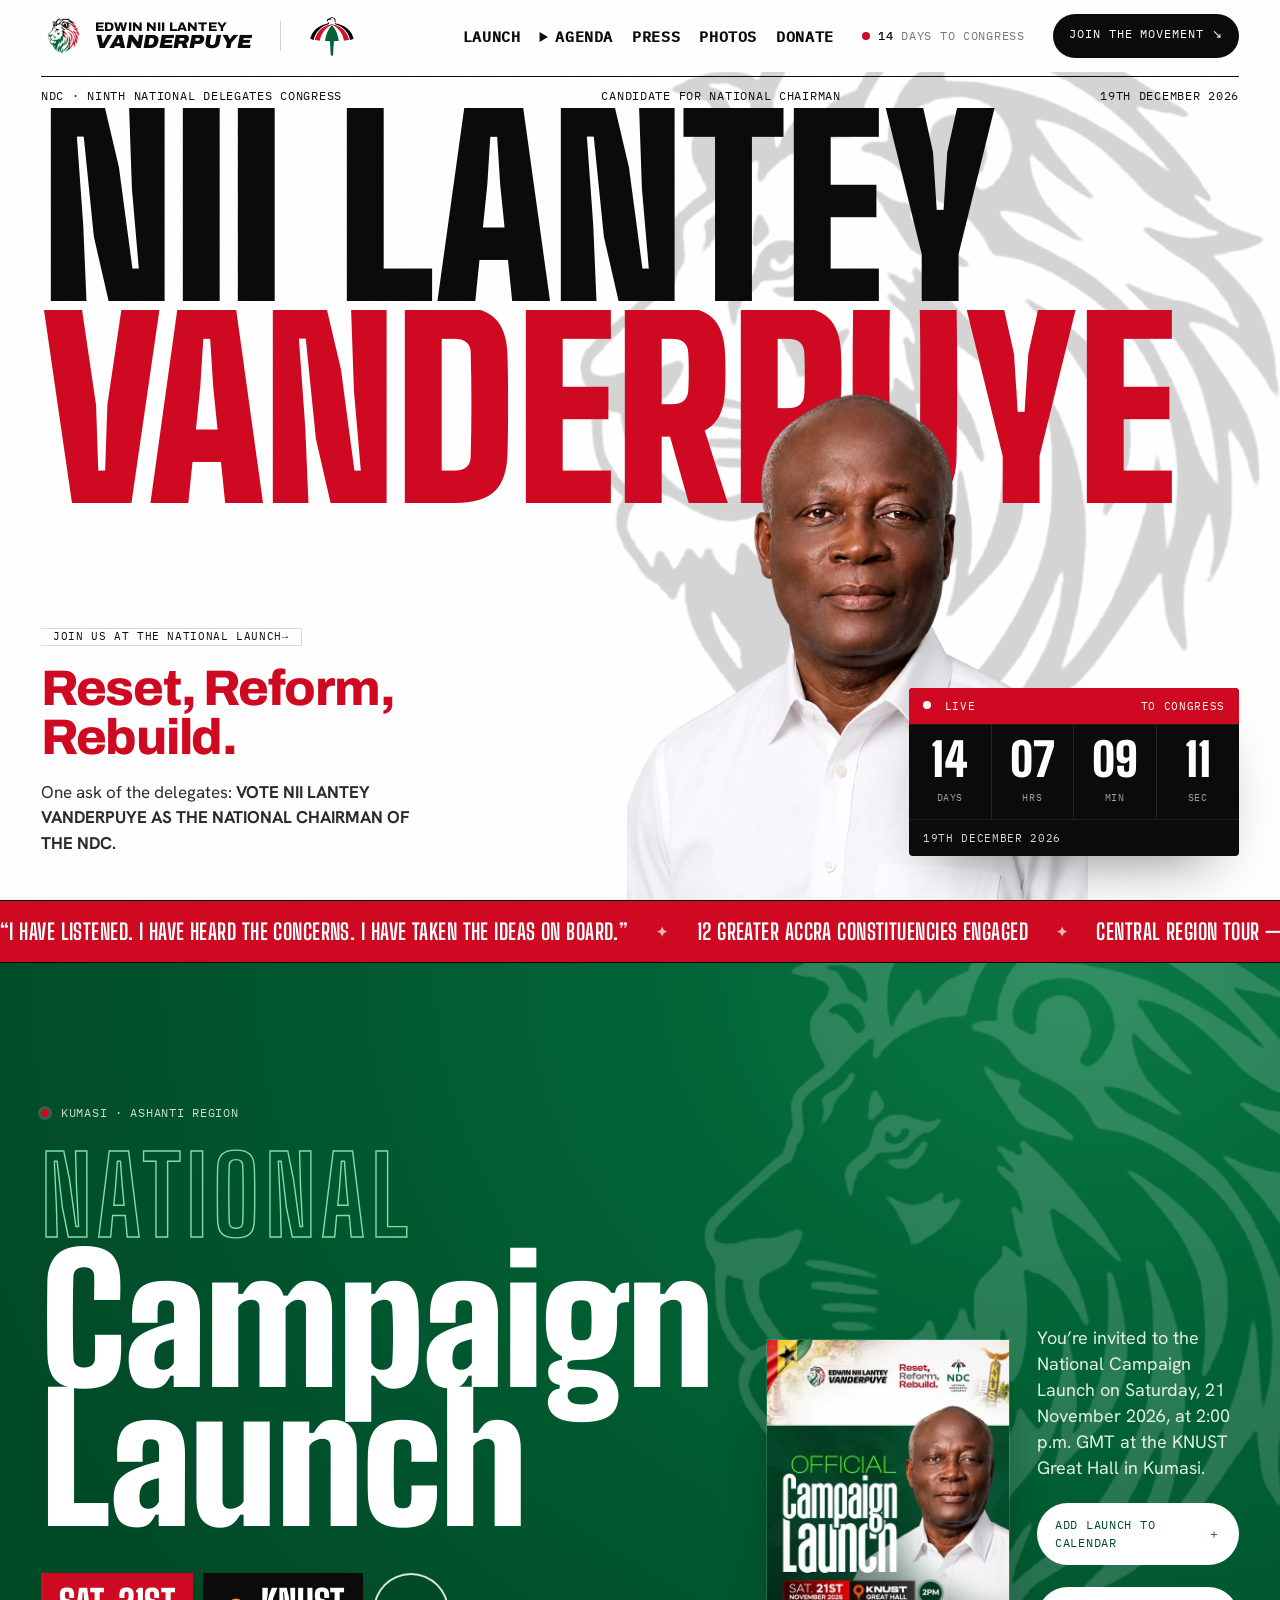
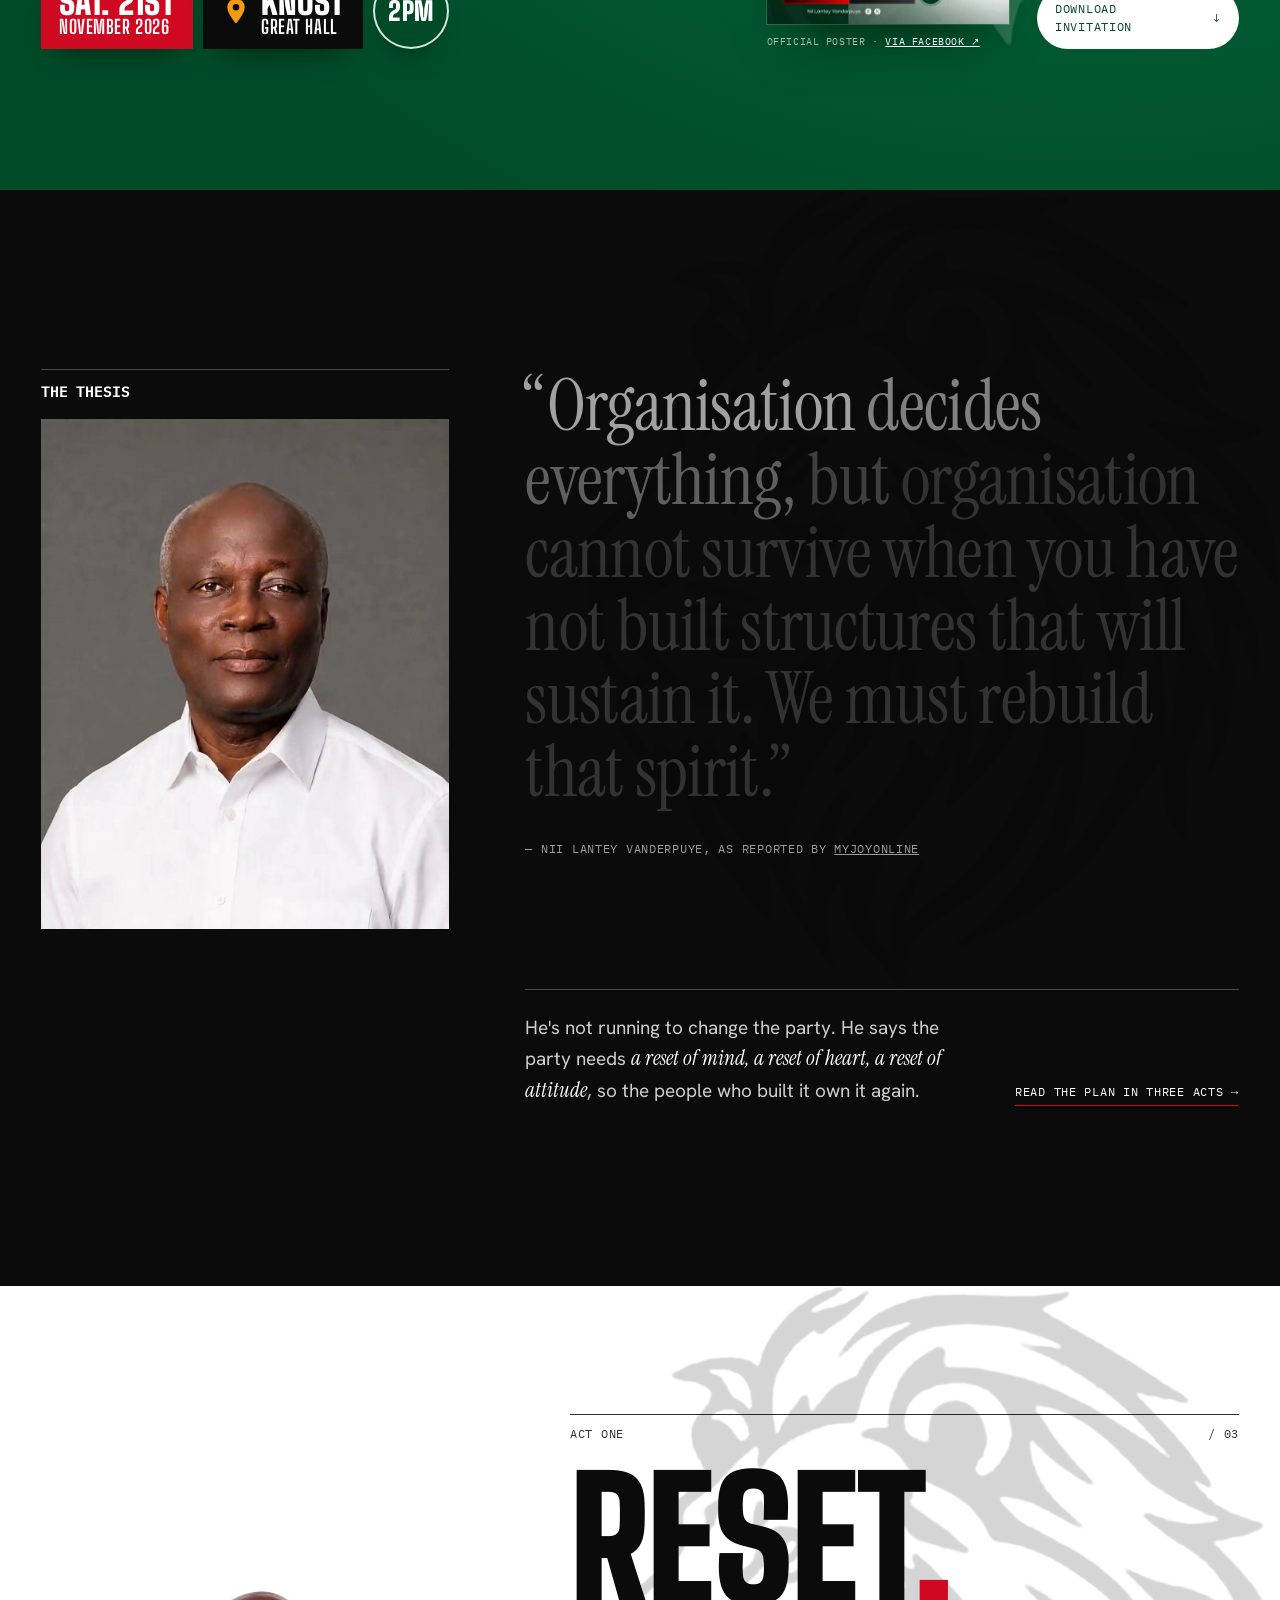
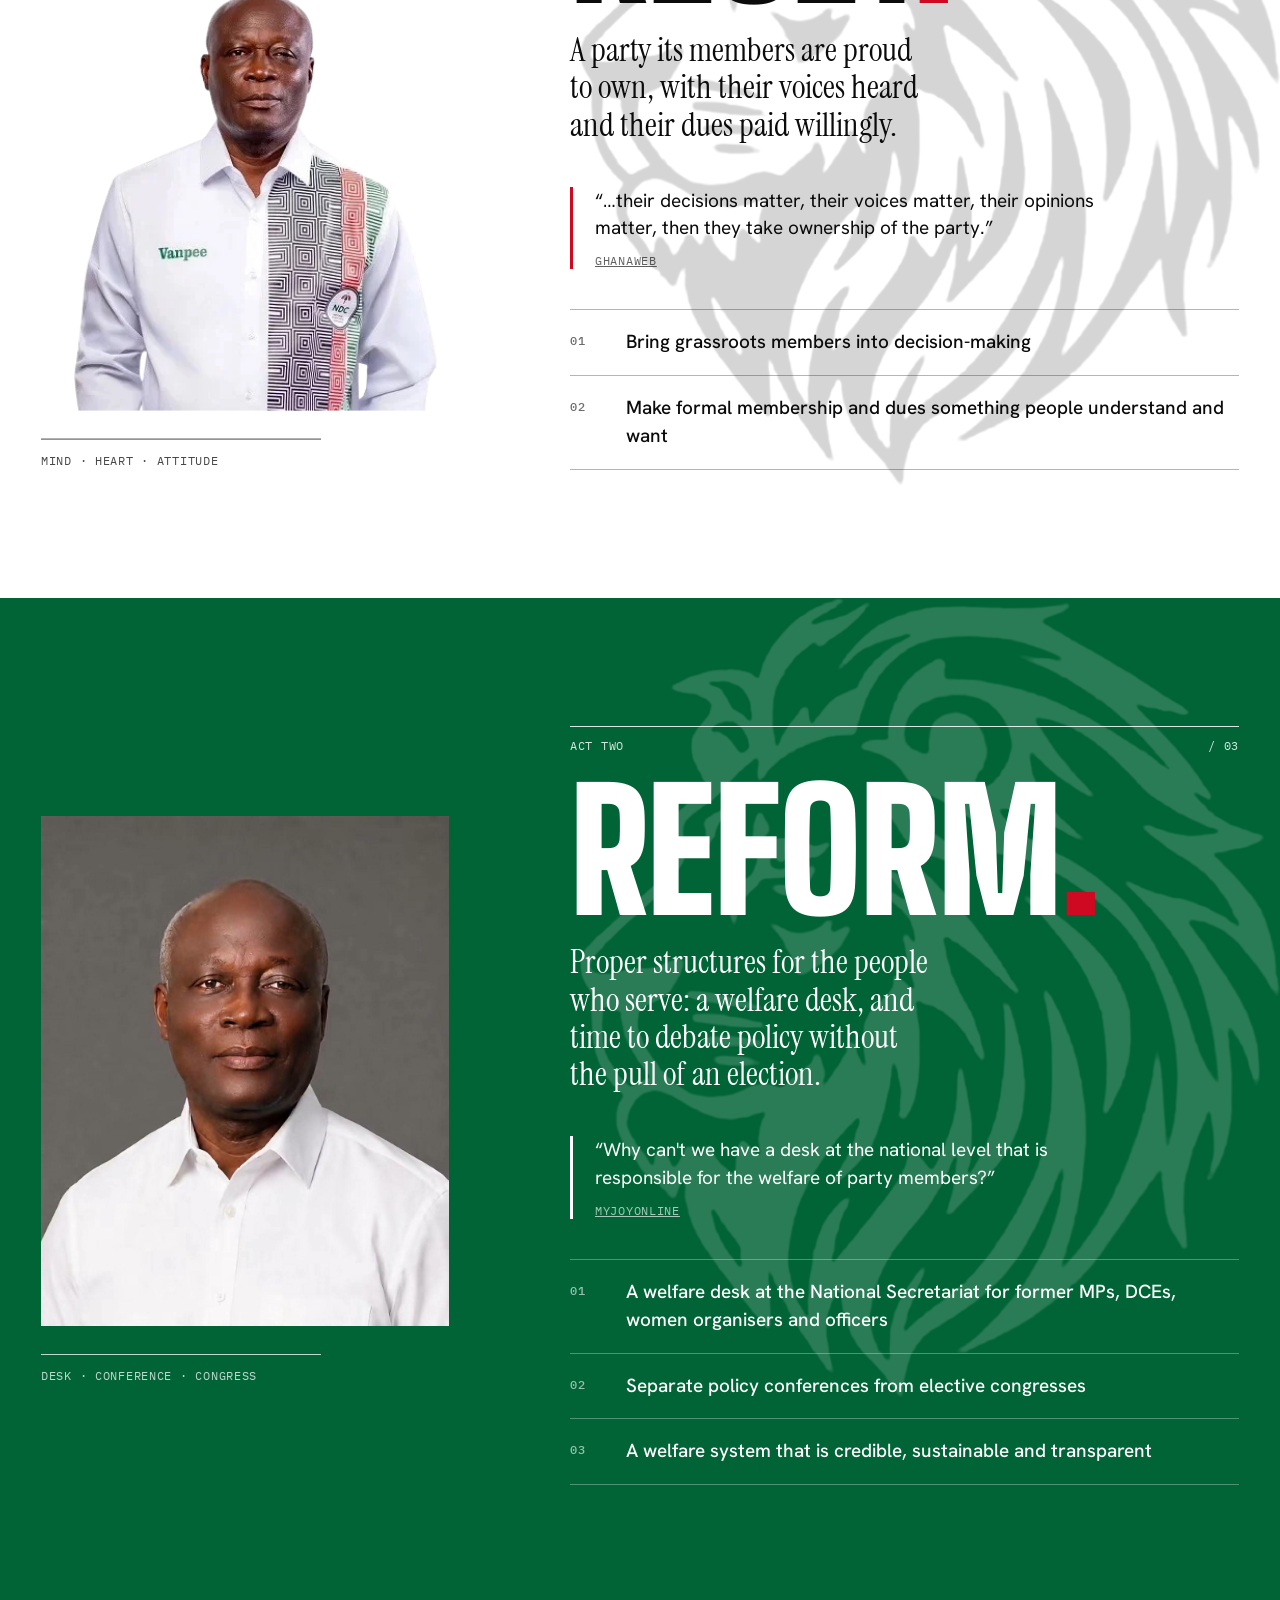
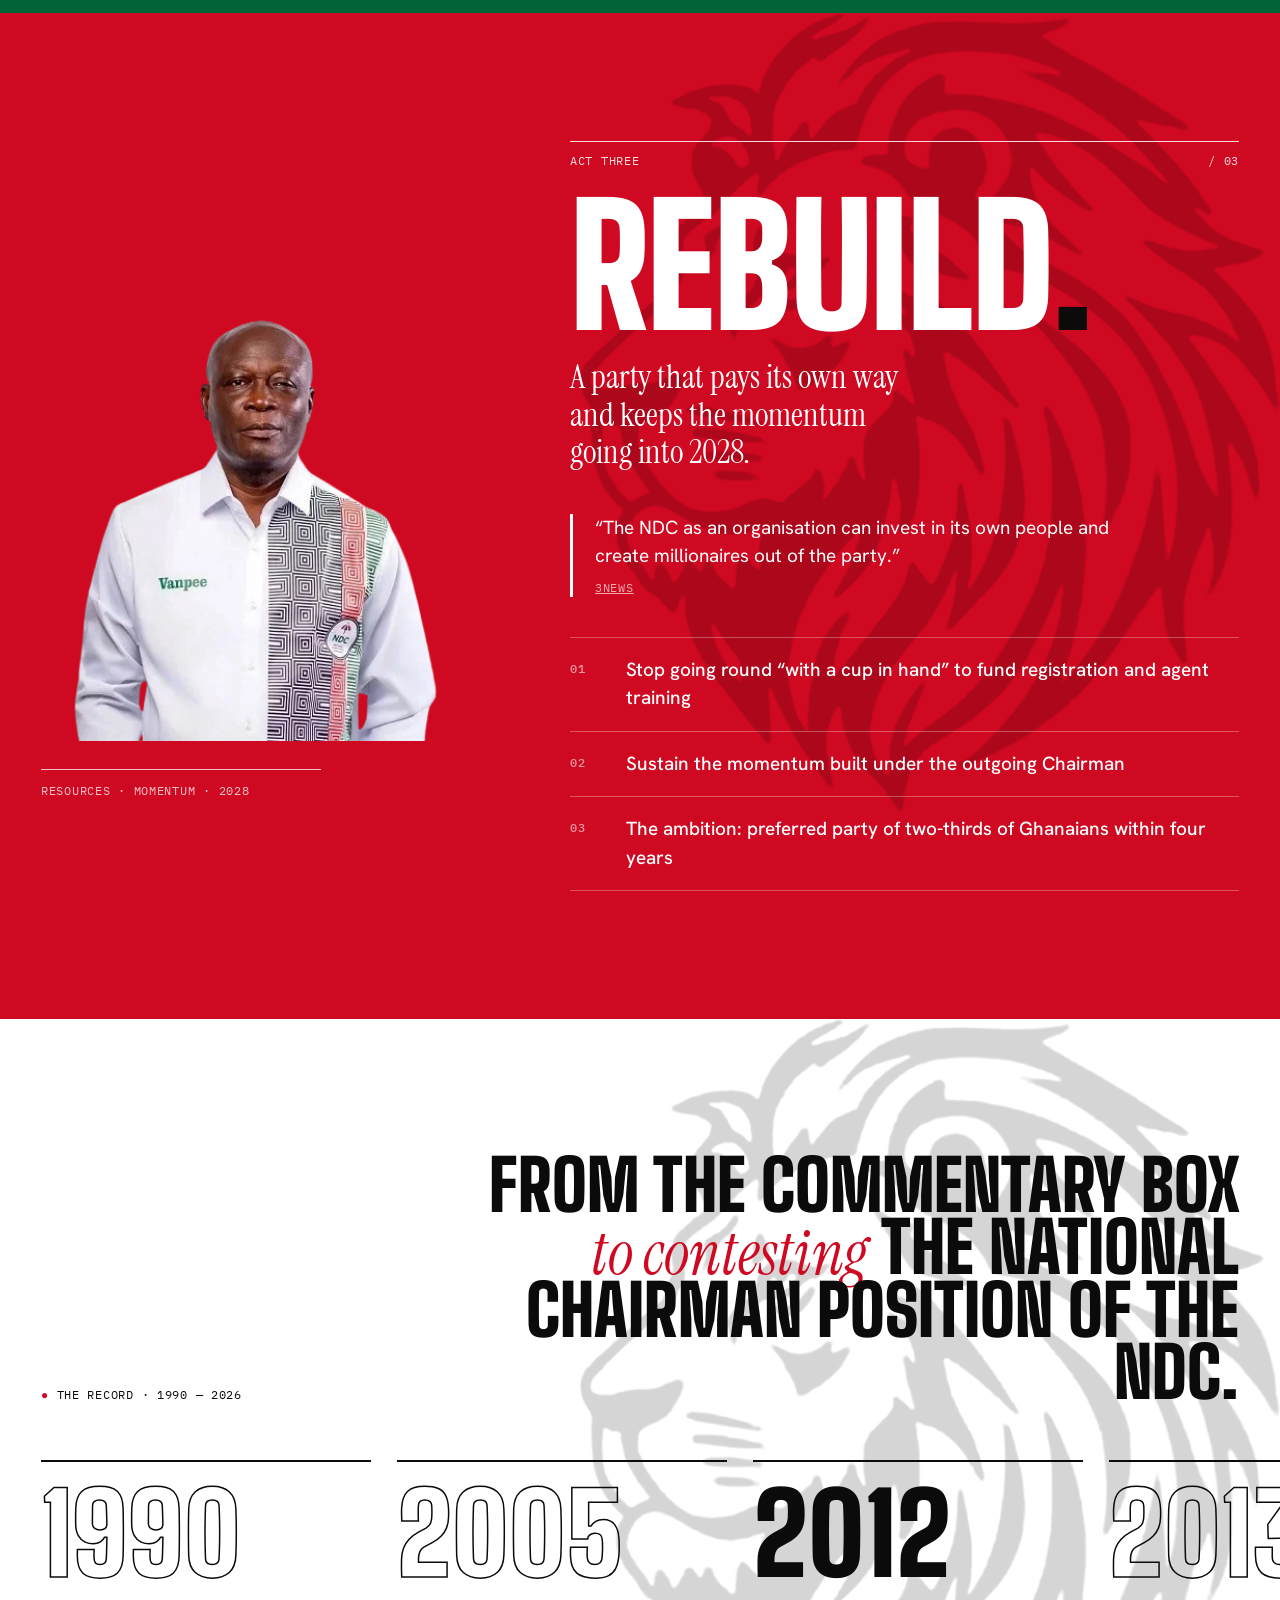
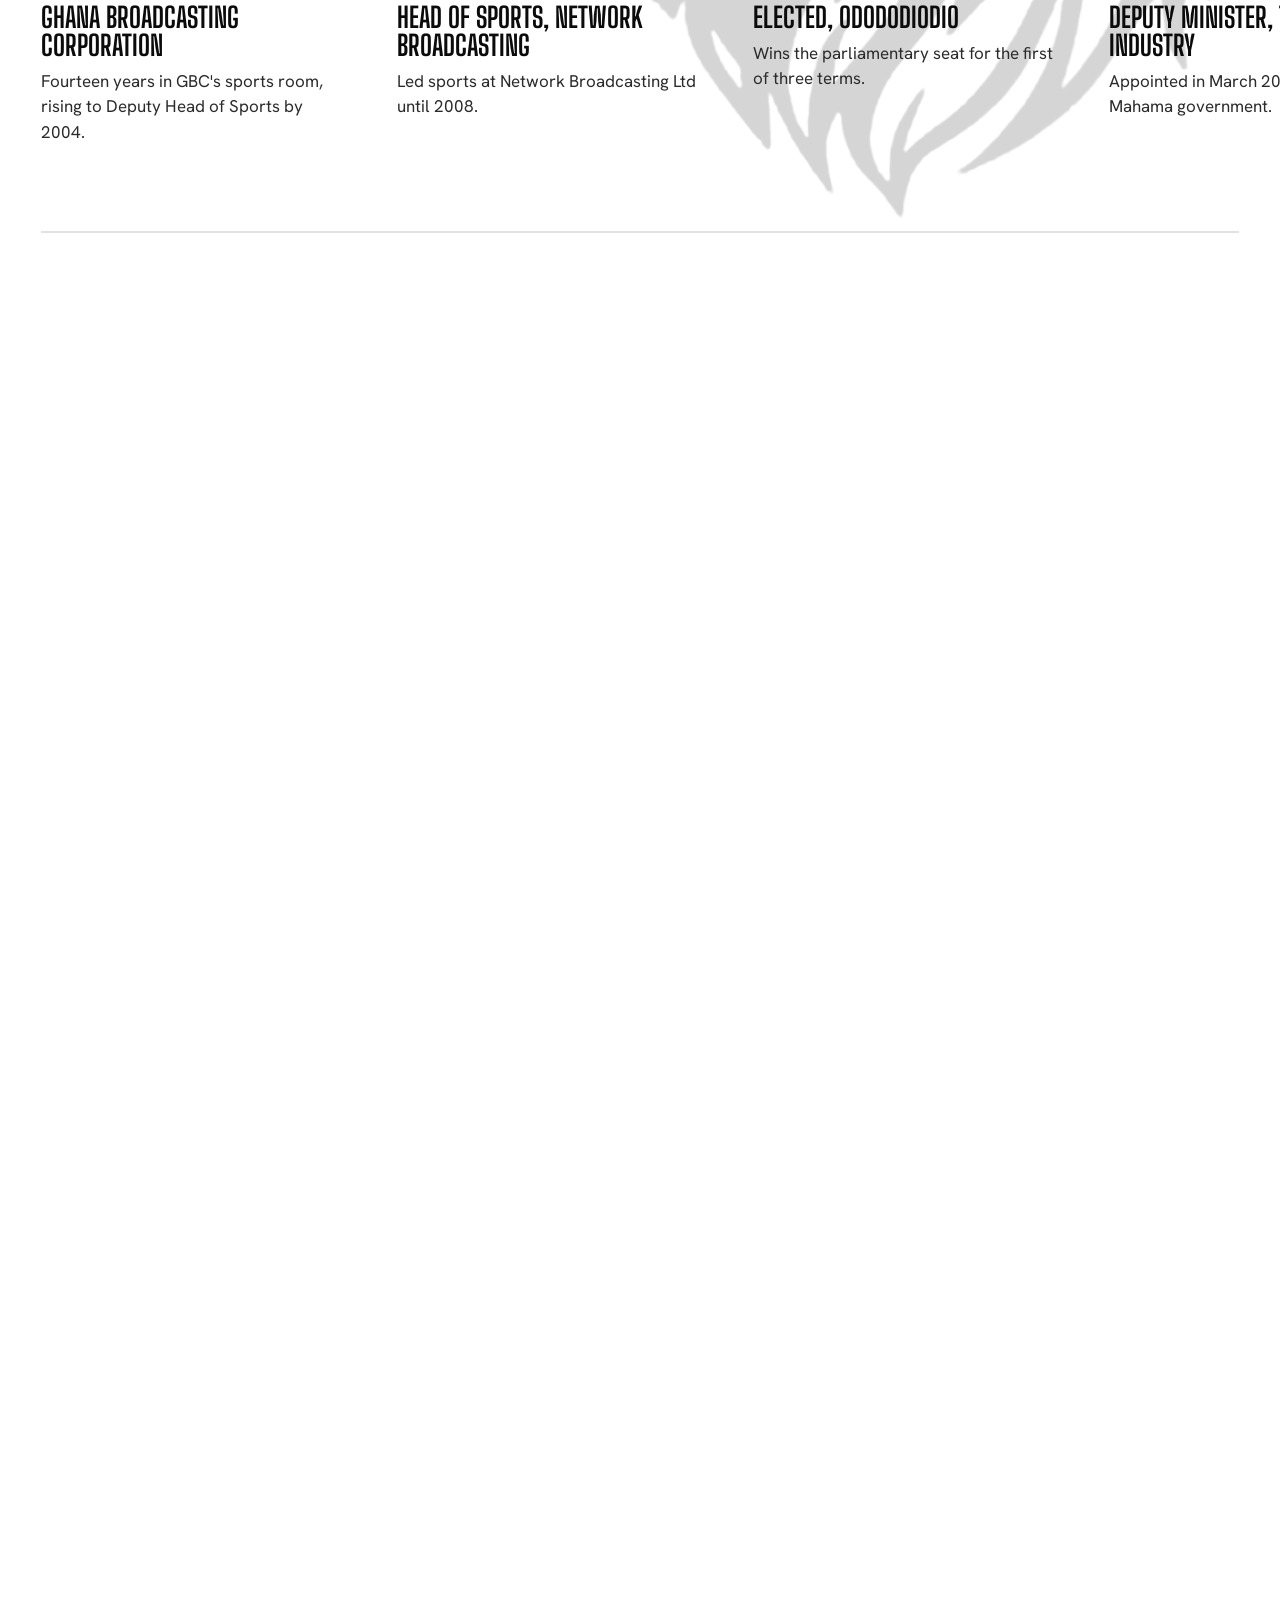
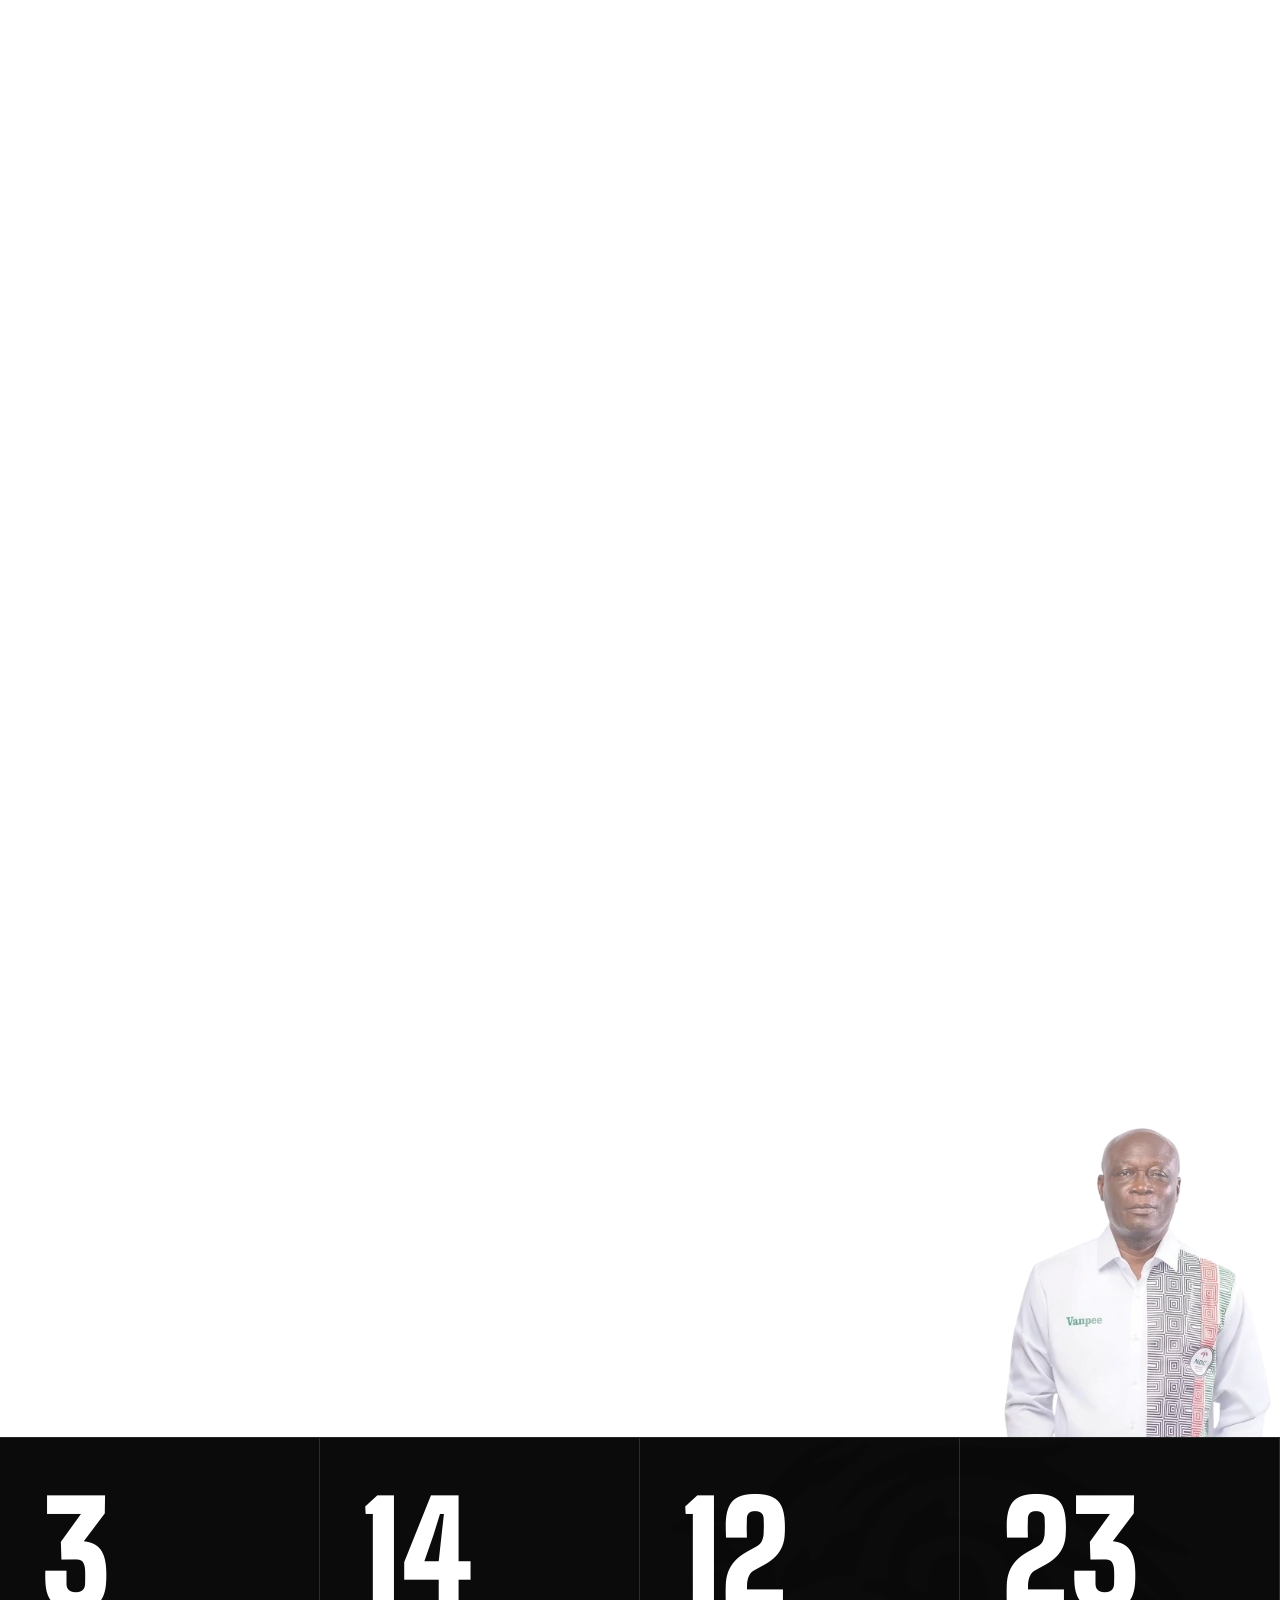
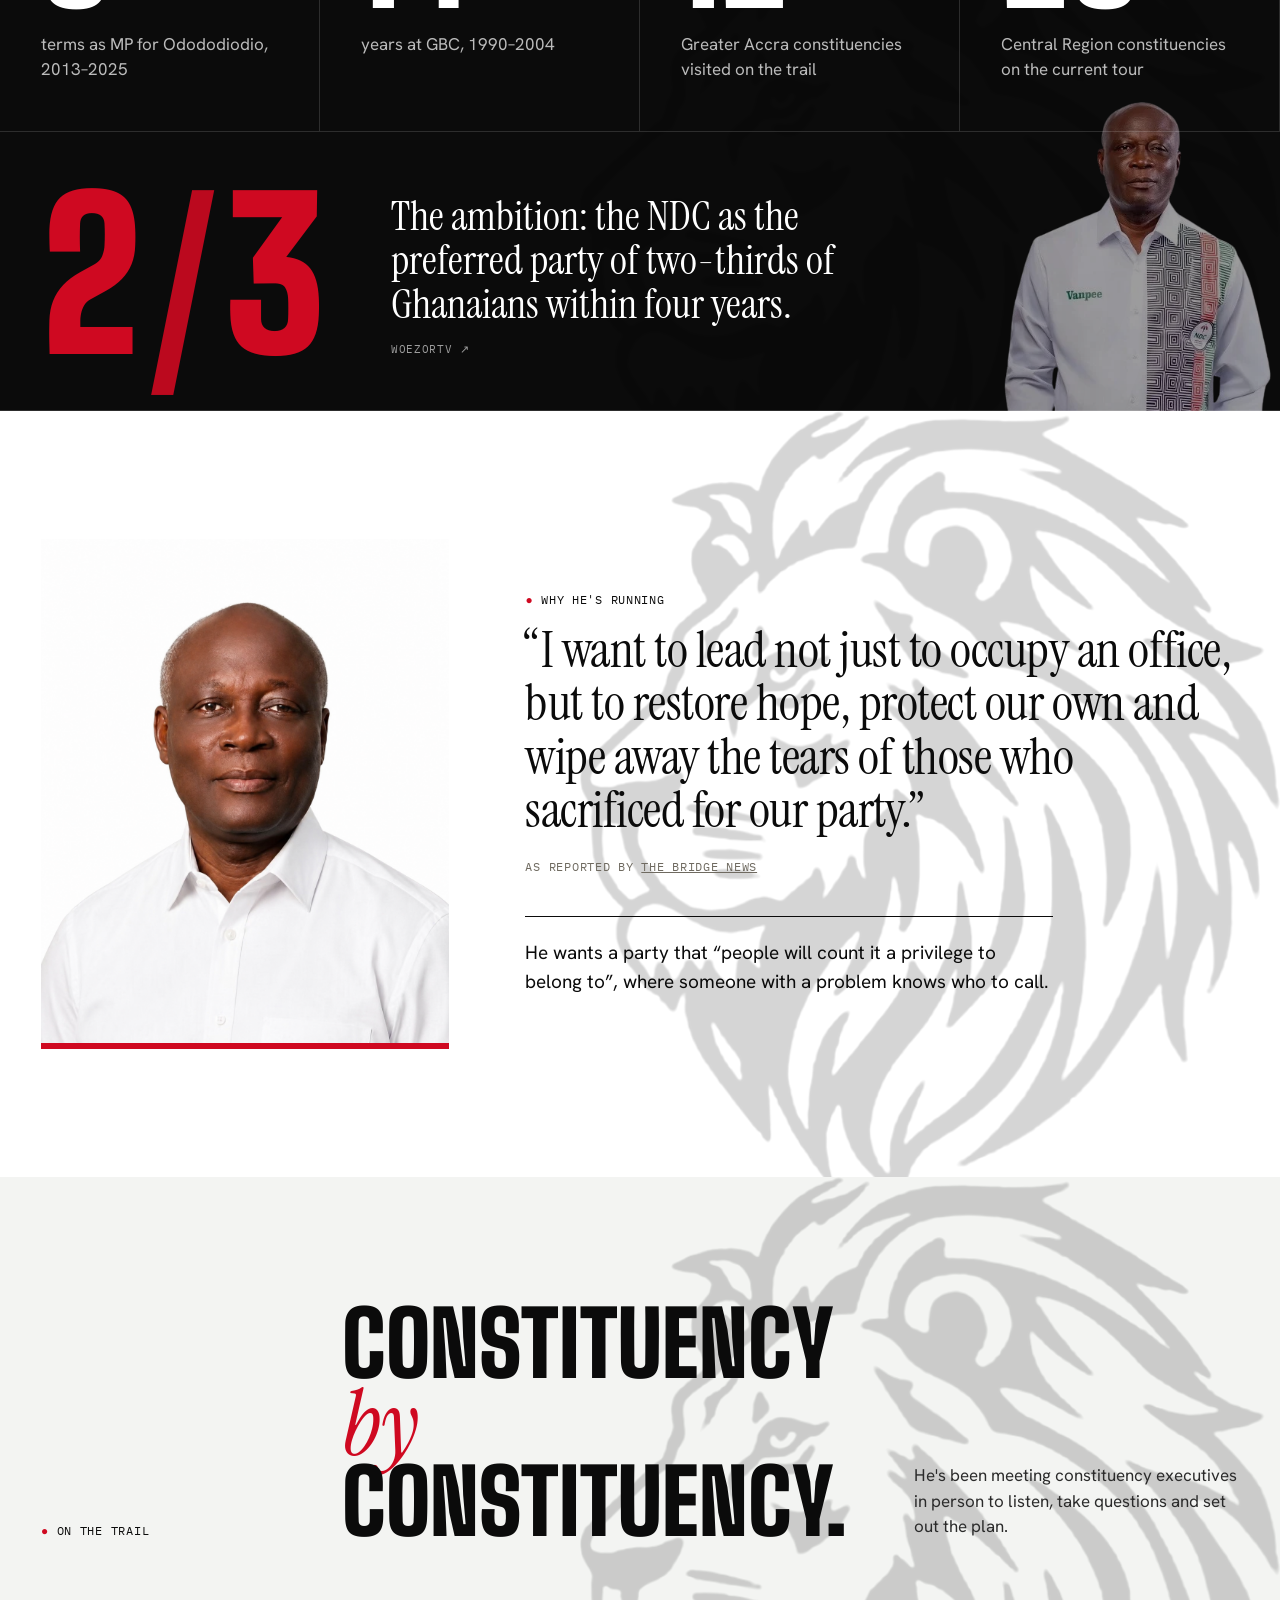
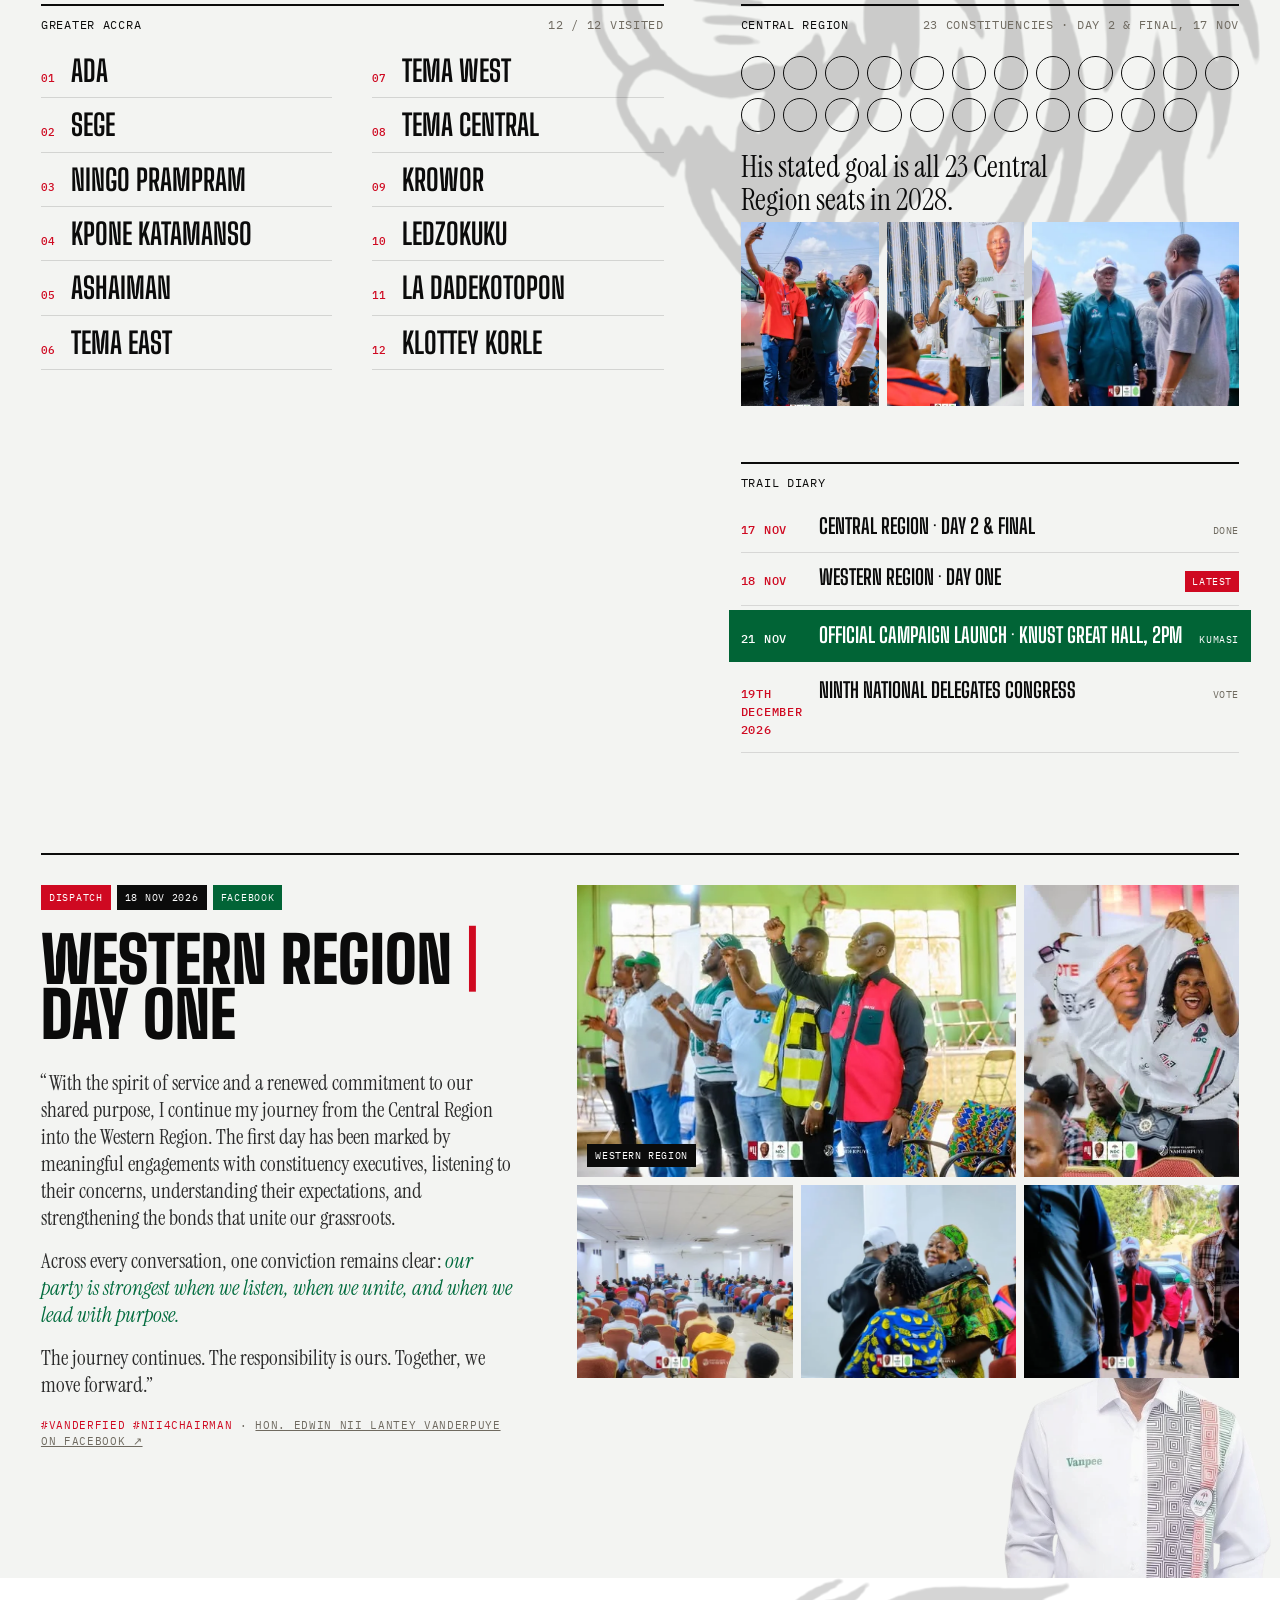
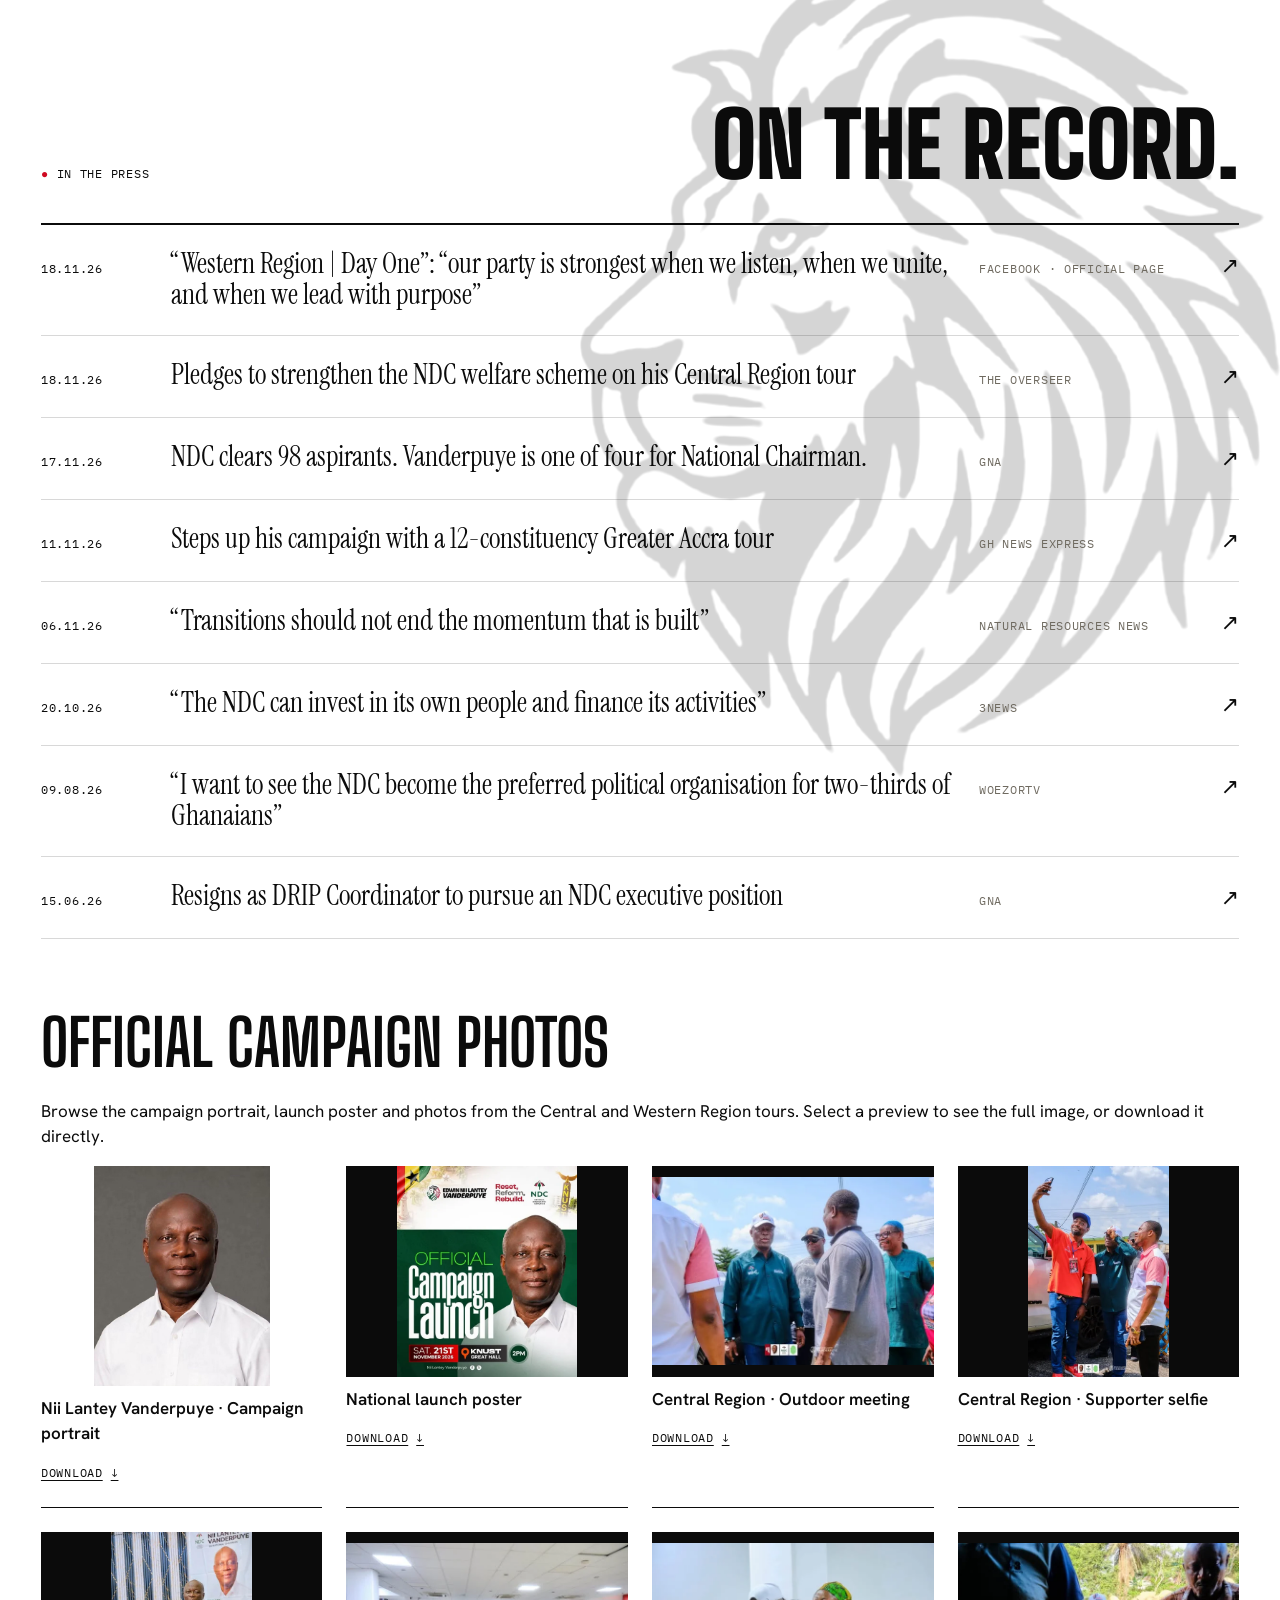
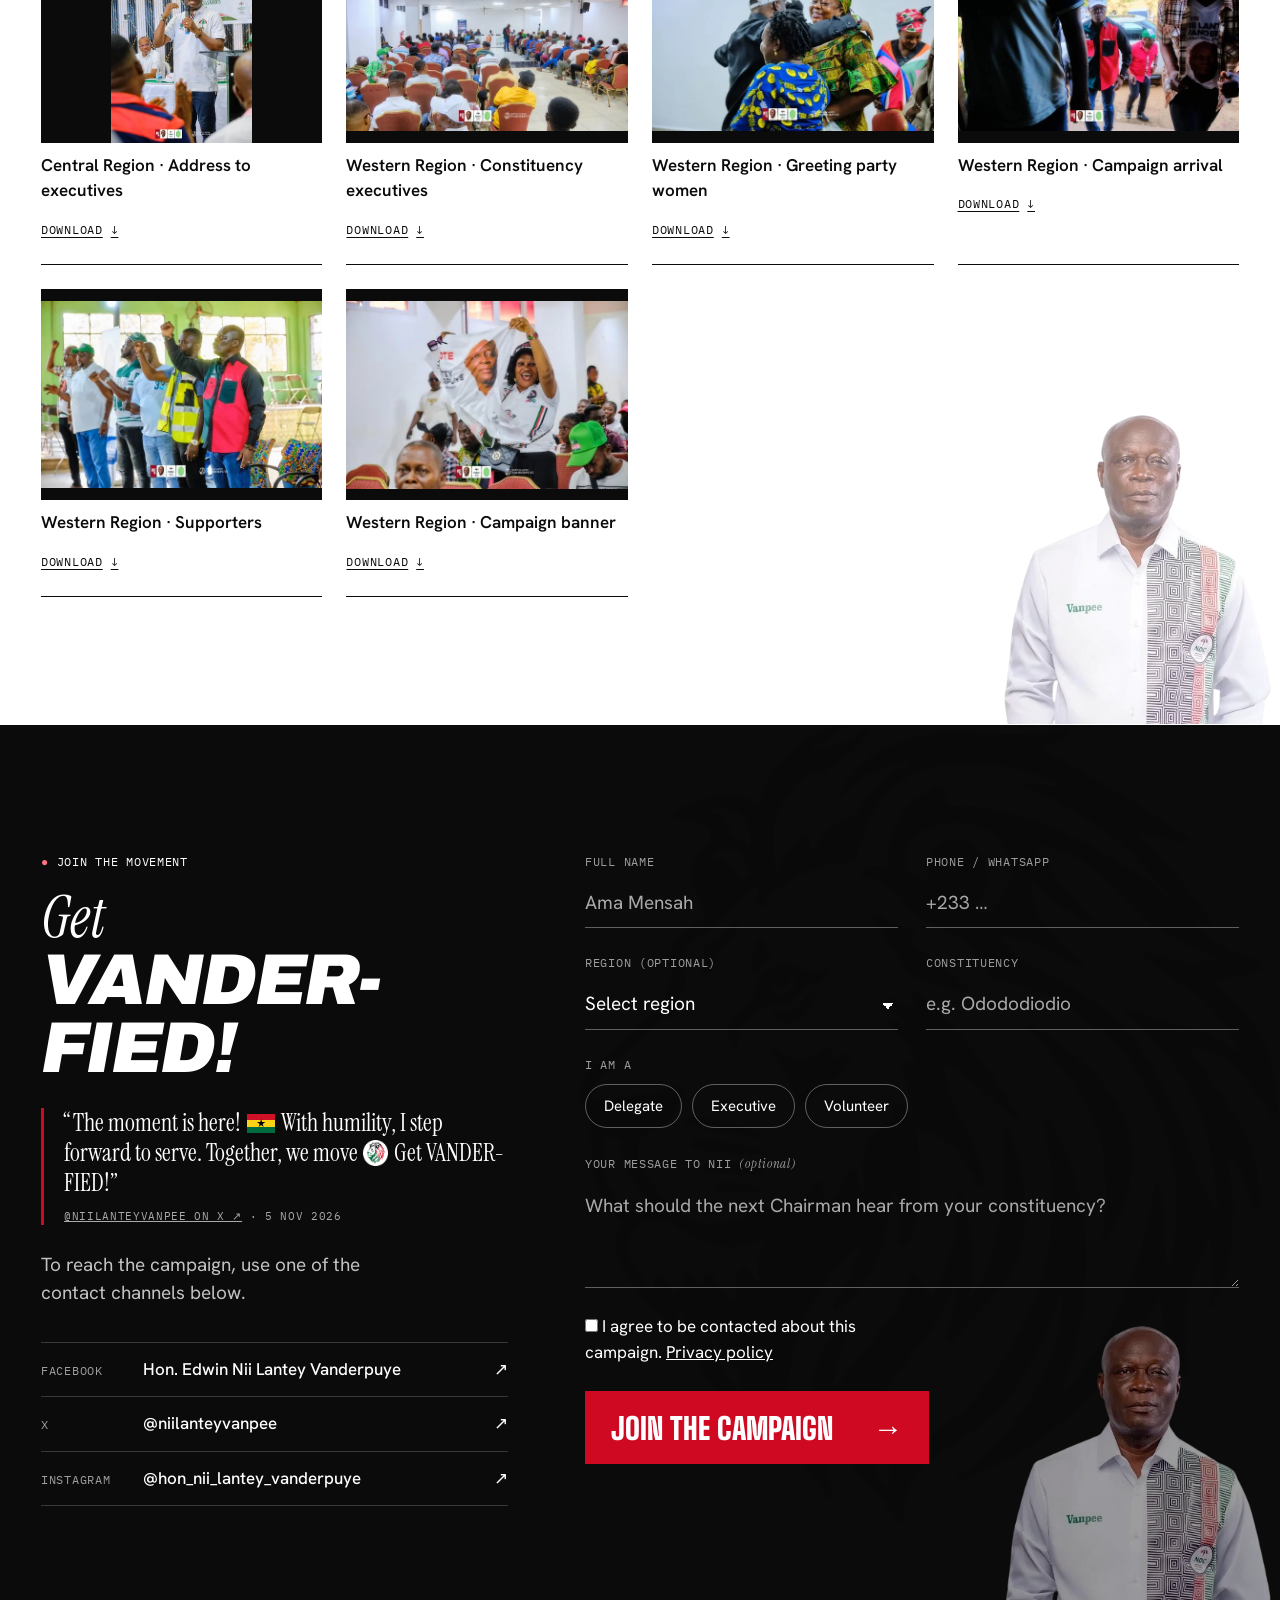
<file: index.html>
<!doctype html>
<html lang="en">
<head>
<meta charset="utf-8" />
<meta http-equiv="Content-Security-Policy" content="form-action 'self'" />
<meta name="viewport" content="width=device-width, initial-scale=1" />
<title>Edwin Nii Lantey Vanderpuye | NDC National Chairman Campaign</title>
<meta name="description" content="Explore Edwin Nii Lantey Vanderpuye’s campaign for NDC National Chairman, his Reset, Reform, Rebuild plan, and the 21 November 2026 launch at KNUST Great Hall." />
<meta property="og:type" content="website" />
<meta property="og:title" content="Edwin Nii Lantey Vanderpuye | NDC National Chairman Campaign" />
<meta property="og:description" content="Read the Reset, Reform, Rebuild plan, find national launch details, and download campaign photos." />
<meta name="twitter:card" content="summary" />
<script type="application/ld+json">
{
  "@context": "https://schema.org",
  "@type": "WebPage",
  "name": "Edwin Nii Lantey Vanderpuye | NDC National Chairman Campaign",
  "inLanguage": "en",
  "about": {
    "@type": "Person",
    "name": "Edwin Nii Lantey Vanderpuye",
    "description": "Candidate for National Chairman of the National Democratic Congress."
  },
  "mentions": {
    "@type": "Event",
    "name": "National Campaign Launch",
    "startDate": "2026-11-21T14:00:00+00:00",
    "location": {
      "@type": "Place",
      "name": "KNUST Great Hall",
      "address": {
        "@type": "PostalAddress",
        "addressLocality": "Kumasi",
        "addressRegion": "Ashanti Region",
        "addressCountry": "GH"
      }
    }
  }
}
</script>
<meta name="theme-color" content="#0B0B0B" />
<link rel="icon" href="/favicon.ico" sizes="any" />
<link rel="icon" href="/favicon-32.png" sizes="32x32" type="image/png" />
<link rel="apple-touch-icon" href="/apple-touch-icon.png" />
<link rel="preload" as="image" href="/img/nii-hero-cutout.png" />
  <script type="module" src="/assets/campaign.js"></script>
  <link rel="stylesheet" crossorigin href="/assets/index-BBf6ueGo.css">
  <link rel="stylesheet" href="/assets/campaign.css" />
</head>
<body>
<a class="skip-link" href="#main-content">Skip to main content</a>
<div class="grain" aria-hidden="true"></div>

<header class="bar" id="top">
  <a class="brand" href="#top" aria-label="Edwin Nii Lantey Vanderpuye, home">
    <img class="brand-lion" src="/img/lion-badge-128.png" width="44" height="44" alt="" aria-hidden="true" />
    <span class="wm"><span class="wm-1">Edwin Nii Lantey</span><span class="wm-2">Vanderpuye</span></span>
  </a>
  <span class="brand-sep" aria-hidden="true"></span>
  <img class="brand-ndc" src="/img/ndc-umbrella.svg" width="34" height="30" alt="NDC" title="National Democratic Congress" />
  <nav class="nav" aria-label="Primary">
    <a href="#launch">Launch</a>
    <details class="agenda-menu">
      <summary>Agenda</summary>
      <div class="agenda-links">
        <a href="#acts">The Plan</a>
        <a href="#record">The Record</a>
        <a href="#trail">The Trail</a>
      </div>
    </details>
    <a href="#press">Press</a>
    <a href="#photos">Photos</a>
    <a href="#donate">Donate</a>
  </nav>
  <div class="bar-live"><i class="dot"></i><span class="mono" data-days>—</span><span class="mono dim"><span class="sm-only">days</span><span class="lg-only">days to Congress</span></span></div>
  <a class="btn-join" href="#join"><span class="lg-only">Join the movement </span><span class="sm-only">Join </span><span aria-hidden="true">↘</span></a>
</header>

<main id="main-content" tabindex="-1">
<section class="hero" aria-labelledby="hero-name">
  <div class="hero-meta mono">
    <span>NDC · Ninth National Delegates Congress</span>
    <span>Candidate for National Chairman</span>
    <time class="hide-sm" datetime="2026-12-19">19th December 2026</time>
  </div>

  <h1 id="hero-name" class="hero-name">
    <span class="line l1"><span class="in">Nii Lantey</span></span>
    <span class="line l2"><span class="in">Vanderpuye</span></span>
  </h1>

  <figure class="hero-figure">
    <img src="/img/nii-hero-cutout.png" alt="Edwin Nii Lantey Vanderpuye wearing a white shirt" width="1122" height="1402" fetchpriority="high" />
  </figure>

  <div class="hero-slogan">
    <a class="launch-chip" href="#launch">
      <span class="lc-t mono">Join us at the National Launch <span aria-hidden="true">→</span></span>
    </a>
    <p class="slogan"><span>Reset,</span> <span>Reform,</span> <span>Rebuild.</span></p>
    <p class="hero-lede">One ask of the delegates: <strong>VOTE NII LANTEY VANDERPUYE AS THE NATIONAL CHAIRMAN OF THE NDC.</strong></p>
  </div>

  <div class="scoreboard" aria-label="Countdown to the Ninth National Delegates Congress">
    <div class="sb-head mono"><span><i class="dot"></i> Live</span><span>To Congress</span></div>
    <div class="sb-cells">
      <div><b data-cd="d">00</b><span class="mono">Days</span></div>
      <div><b data-cd="h">00</b><span class="mono">Hrs</span></div>
      <div><b data-cd="m">00</b><span class="mono">Min</span></div>
      <div><b data-cd="s">00</b><span class="mono">Sec</span></div>
    </div>
    <div class="sb-foot mono"><time datetime="2026-12-19">19th December 2026</time></div>
  </div>

  <a class="hero-scroll mono" href="#thesis">Scroll <span aria-hidden="true">↓</span></a>
</section>

<div class="ticker" aria-label="Campaign headlines">
  <div class="ticker-track">
    <span>“I have listened. I have heard the concerns. I have taken the ideas on board.”</span><i>✦</i>
    <span>12 Greater Accra constituencies engaged</span><i>✦</i>
    <span>Central Region tour — 23 constituencies</span><i>✦</i>
    <span>“The message is clear. The energy is strong. The movement is growing.”</span><i>✦</i>
    <span>Get VANDER-FIED!</span><i>✦</i>
    <span>#VANDERFIED</span><i>✦</i>
    <span>#NII4CHAIRMAN</span><i>✦</i>
    <span>#Nii4ThePeople</span><i>✦</i>
    <span>#Idey4You</span><i>✦</i>
    <span>#Fortified4Victory</span><i>✦</i>
  </div>
</div>

<section class="launch" id="launch" aria-labelledby="launch-h">
  <img class="launch-lion" src="/img/lion-white.webp" alt="" aria-hidden="true" width="655" height="748" loading="lazy" />
  <div class="launch-main">
    <p class="mono launch-k"><span class="lk-dot"></span> Kumasi · Ashanti Region <span class="launch-in" data-launch-days></span></p>
    <h2 id="launch-h" class="launch-h"><span class="outline">National</span><span class="tall">Campaign Launch</span></h2>
    <div class="chips">
      <span class="chip chip-r"><b>Sat. 21st</b><small>November 2026</small></span>
      <span class="chip chip-k"><svg viewBox="0 0 24 24" aria-hidden="true"><path d="M12 2a7 7 0 0 0-7 7c0 5.2 7 13 7 13s7-7.8 7-13a7 7 0 0 0-7-7zm0 9.6a2.6 2.6 0 1 1 0-5.2 2.6 2.6 0 0 1 0 5.2z" fill="currentColor"/></svg><span><b>KNUST</b><small>Great Hall</small></span></span>
      <span class="chip chip-g"><b>2PM</b></span>
    </div>
  </div>
  <div class="launch-side">
    <figure class="launch-poster slot" data-slot="launch-poster">
      <img src="/img/launch-poster.webp" alt="Official campaign launch poster: Saturday 21st November 2026, KNUST Great Hall, 2PM" width="502" height="590" loading="lazy" />
      <figcaption class="mono">Official poster · <a href="https://www.facebook.com/profile.php?id=100059487464678" target="_blank" rel="noopener">via Facebook ↗</a></figcaption>
    </figure>
    <div class="launch-copy">
      <p>You’re invited to the National Campaign Launch on <time datetime="2026-11-21T14:00:00+00:00">Saturday, 21 November 2026, at 2:00 p.m. GMT</time> at the KNUST Great Hall in Kumasi.</p>
      <a class="btn-cal mono" href="/launch.ics" download>Add launch to calendar <span aria-hidden="true">＋</span></a>
      <a class="btn-cal mono" href="/img/launch-poster.webp" download>Download invitation <span aria-hidden="true">↓</span></a>
    </div>
  </div>
</section>

<section class="thesis" id="thesis">
  <header class="thesis-profile">
    <h2 class="thesis-label mono">The thesis</h2>
    <img class="studio-portrait" src="/img/nii-portrait.jpg" alt="Portrait of Edwin Nii Lantey Vanderpuye in a white shirt" width="1024" height="1280" loading="lazy" decoding="async" />
  </header>
  <blockquote class="thesis-quote">
    <p class="scrub">“Organisation decides everything, but organisation cannot survive when you have not built structures that will sustain it. We must rebuild that spirit.”</p>
    <footer class="mono">— Nii Lantey Vanderpuye, as reported by <a href="https://www.myjoyonline.com/vanderpuye-ndc-welfare-system-needed-to-support-former-officials-cadres/" target="_blank" rel="noopener">MyJoyOnline</a></footer>
  </blockquote>
  <div class="thesis-aside">
    <p>He's not running to change the party. He says the party needs <em>a reset of mind, a reset of heart, a reset of attitude</em>, so the people who built it own it again.</p>
    <a class="link-arrow mono" href="#acts">Read the plan in three acts →</a>
  </div>
</section>

<section class="acts" id="acts" aria-label="Reset, Reform, Rebuild">
  <article class="act act-1">
    <div class="act-side"><img class="act-portrait" src="/img/nii-campaign.webp" alt="Edwin Nii Lantey Vanderpuye" width="393" height="443" loading="lazy" decoding="async" /><p class="act-cap mono">Mind · Heart · Attitude</p></div>
    <div class="act-body">
      <p class="mono act-k">Act One <span>/ 03</span></p>
      <h2 class="act-title">Reset<span class="red">.</span></h2>
      <p class="act-lede">A party its members are proud to own, with their voices heard and their dues paid willingly.</p>
      <blockquote class="act-q">“…their decisions matter, their voices matter, their opinions matter, then they take ownership of the party.”<cite class="mono"><a href="https://www.ghanaweb.com/GhanaHomePage/NewsArchive/Why-Nii-Lante-Vanderpuye-is-calling-for-a-reset-within-the-NDC-2054595" target="_blank" rel="noopener">GhanaWeb</a></cite></blockquote>
      <ul class="act-list">
        <li><span class="mono">01</span>Bring grassroots members into decision-making</li>
        <li><span class="mono">02</span>Make formal membership and dues something people understand and want</li>
      </ul>
    </div>
  </article>

  <article class="act act-2">
    <div class="act-side"><img class="act-portrait studio-portrait" src="/img/nii-portrait.jpg" alt="Portrait of Edwin Nii Lantey Vanderpuye in a white shirt" width="1024" height="1280" loading="lazy" decoding="async" /><p class="act-cap mono">Desk · Conference · Congress</p></div>
    <div class="act-body">
      <p class="mono act-k">Act Two <span>/ 03</span></p>
      <h2 class="act-title">Reform<span class="red">.</span></h2>
      <p class="act-lede">Proper structures for the people who serve: a welfare desk, and time to debate policy without the pull of an election.</p>
      <blockquote class="act-q">“Why can't we have a desk at the national level that is responsible for the welfare of party members?”<cite class="mono"><a href="https://www.myjoyonline.com/vanderpuye-ndc-welfare-system-needed-to-support-former-officials-cadres/" target="_blank" rel="noopener">MyJoyOnline</a></cite></blockquote>
      <ul class="act-list">
        <li><span class="mono">01</span>A welfare desk at the National Secretariat for former MPs, DCEs, women organisers and officers</li>
        <li><span class="mono">02</span>Separate policy conferences from elective congresses</li>
        <li><span class="mono">03</span>A welfare system that is credible, sustainable and transparent</li>
      </ul>
    </div>
  </article>

  <article class="act act-3">
    <div class="act-side"><img class="act-portrait" src="/img/nii-campaign.webp" alt="Edwin Nii Lantey Vanderpuye" width="393" height="443" loading="lazy" decoding="async" /><p class="act-cap mono">Resources · Momentum · 2028</p></div>
    <div class="act-body">
      <p class="mono act-k">Act Three <span>/ 03</span></p>
      <h2 class="act-title">Rebuild<span class="ink">.</span></h2>
      <p class="act-lede">A party that pays its own way and keeps the momentum going into 2028.</p>
      <blockquote class="act-q">“The NDC as an organisation can invest in its own people and create millionaires out of the party.”<cite class="mono"><a href="https://3news.com/news/politics/nii-lantey-vanderpuye-ndc-can-invest-in-its-own-people-and-finance-activities-why-borrow-from-people" target="_blank" rel="noopener">3News</a></cite></blockquote>
      <ul class="act-list">
        <li><span class="mono">01</span>Stop going round “with a cup in hand” to fund registration and agent training</li>
        <li><span class="mono">02</span>Sustain the momentum built under the outgoing Chairman</li>
        <li><span class="mono">03</span>The ambition: preferred party of two-thirds of Ghanaians within four years</li>
      </ul>
    </div>
  </article>
</section>

<section class="record" id="record" aria-labelledby="record-h">
  <div class="record-pin">
    <div class="record-head">
      <p class="mono"><span class="red">●</span> The record · 1990 — 2026</p>
      <h2 id="record-h">From the commentary box <em>to contesting</em> the National Chairman position of the NDC.</h2>
    </div>
    <div class="record-track" tabindex="0" role="region" aria-label="Career timeline">
      <article class="rc"><b>1990</b><h3>Ghana Broadcasting Corporation</h3><p>Fourteen years in GBC's sports room, rising to Deputy Head of Sports by 2004.</p></article>
      <article class="rc"><b>2005</b><h3>Head of Sports, Network Broadcasting</h3><p>Led sports at Network Broadcasting Ltd until 2008.</p></article>
      <article class="rc rc-big"><b>2012</b><h3>Elected, Odododiodio</h3><p>Wins the parliamentary seat for the first of three terms.</p></article>
      <article class="rc"><b>2013</b><h3>Deputy Minister, Trade &amp; Industry</h3><p>Appointed in March 2013 in the Mahama government.</p></article>
      <article class="rc"><b>2014</b><h3>Deputy Minister, Local Government</h3><p>Local Government &amp; Rural Development, 2014–2015.</p></article>
      <article class="rc rc-big"><b>2016</b><h3>Minister of Youth &amp; Sports</h3><p>The former sports broadcaster takes charge of the ministry.</p></article>
      <article class="rc"><b>2016</b><h3>Re-elected</h3><p>Returns to Parliament for Odododiodio.</p></article>
      <article class="rc"><b>2020</b><h3>Third term</h3><p>Wins a third term representing Odododiodio.</p></article>
      <article class="rc"><b>2025</b><h3>National Coordinator, DRIP</h3><p>District Road Improvement Programme, from January 2025.</p></article>
      <article class="rc rc-red"><b>2026</b><h3>Resigns to run</h3><p>Steps down from DRIP in June, files on 9 November, and is cleared as one of four candidates for Chairman.</p></article>
      <article class="rc rc-end"><time datetime="2026-12-19">19th December 2026</time><h3>Congress</h3><p>Delegates, please vote for Edwin Nii Lantey Vanderpuye as National Chairman of the NDC</p></article>
    </div>
    <div class="record-progress" aria-hidden="true"><i></i></div>
  </div>
</section>

<section class="numbers" aria-label="By the numbers">
  <div class="num"><b>3</b><span>terms as MP for Odododiodio, 2013–2025</span></div>
  <div class="num"><b>14</b><span>years at GBC, 1990–2004</span></div>
  <div class="num"><b>12</b><span>Greater Accra constituencies visited on the trail</span></div>
  <div class="num"><b>23</b><span>Central Region constituencies on the current tour</span></div>
  <div class="num num-wide"><b class="frac">2<i>/</i>3</b><span>The ambition: the NDC as the preferred party of two-thirds of Ghanaians within four years.<a class="mono src" href="https://woezor.tv/i-want-to-see-the-ndc-become-the-preferred-political-organisation-for-two-thirds-of-ghanaians-nii-lantey-vanderpuye/" target="_blank" rel="noopener">WoezorTV ↗</a></span></div>
</section>

<section class="pull">
  <figure class="pull-photo">
    <div class="pp-panel"><img class="studio-portrait" src="/img/nii-portrait-white.png" alt="Portrait of Nii Lantey Vanderpuye in a white shirt against a white background" loading="lazy" decoding="async" width="1122" height="1402" /></div>
  </figure>
  <div class="pull-text">
    <p class="mono kicker"><span class="red">●</span> Why he's running</p>
    <blockquote><p>“I want to lead not just to occupy an office, but to restore hope, protect our own and wipe away the tears of those who sacrificed for our party.”</p>
    <footer class="mono">As reported by <a href="https://bridgenewsgh.com/vanderpuye-pledges-welfare-system-for-former-ndc-executives-and-party-leaders/" target="_blank" rel="noopener">The Bridge News</a></footer></blockquote>
    <p class="pull-small">He wants a party that “people will count it a privilege to belong to”, where someone with a problem knows who to call.</p>
  </div>
</section>

<section class="trail" id="trail" aria-labelledby="trail-h">
  <div class="trail-head">
    <p class="mono"><span class="red">●</span> On the trail</p>
    <h2 id="trail-h">Constituency <em>by</em> constituency.</h2>
    <p class="trail-note">He's been meeting constituency executives in person to listen, take questions and set out the plan.</p>
  </div>
  <div class="trail-grid">
    <div class="trail-col">
      <p class="mono trail-k">Greater Accra <span>12 / 12 visited</span></p>
      <ol class="trail-list">
        <li>Ada</li><li>Sege</li><li>Ningo Prampram</li><li>Kpone Katamanso</li><li>Ashaiman</li><li>Tema East</li><li>Tema West</li><li>Tema Central</li><li>Krowor</li><li>Ledzokuku</li><li>La Dadekotopon</li><li>Klottey Korle</li>
      </ol>
    </div>
    <div class="trail-col">
      <p class="mono trail-k">Central Region <span>23 constituencies · Day 2 &amp; final, 17 Nov</span></p>
      <div class="dots" aria-label="23 constituencies">
        <i></i><i></i><i></i><i></i><i></i><i></i><i></i><i></i><i></i><i></i><i></i><i></i><i></i><i></i><i></i><i></i><i></i><i></i><i></i><i></i><i></i><i></i><i></i>
      </div>
      <p class="trail-goal">His stated goal is all 23 Central Region seats in 2028.</p>
      <div class="c-photos">
        <figure class="slot" data-slot="trail-central-1"><img src="/img/trail/2026-11-17-central-region-2.webp" alt="Supporters take a selfie with the campaign team, Central Region" width="394" height="590" loading="lazy" /></figure>
        <figure class="slot" data-slot="trail-central-2"><img src="/img/trail/2026-11-17-central-region-3.webp" alt="Nii Lantey Vanderpuye addresses constituency executives, Central Region" width="393" height="590" loading="lazy" /></figure>
        <figure class="slot" data-slot="trail-central-3"><img src="/img/trail/2026-11-17-central-region-1.webp" alt="Meeting party members outdoors, Central Region" width="590" height="394" loading="lazy" /></figure>
      </div>
      <p class="mono trail-k second">Trail diary</p>
      <ol class="diary">
        <li><time class="mono">17 Nov</time><b>Central Region · Day 2 &amp; final</b><span class="mono d-tag">Done</span></li>
        <li class="now"><time class="mono">18 Nov</time><b>Western Region · Day One</b><span class="mono d-tag">Latest</span></li>
        <li class="key"><time class="mono">21 Nov</time><b>Official Campaign Launch · KNUST Great Hall, 2PM</b><span class="mono d-tag">Kumasi</span></li>
        <li><time class="mono" datetime="2026-12-19">19th December 2026</time><b>Ninth National Delegates Congress</b><span class="mono d-tag">Vote</span></li>
      </ol>
    </div>
  </div>

  <article class="dispatch" aria-labelledby="dispatch-h">
    <div class="dispatch-text">
      <p class="mono dispatch-k"><span class="chip-mini r">Dispatch</span><span class="chip-mini k">18 Nov 2026</span><span class="chip-mini g">Facebook</span></p>
      <h3 id="dispatch-h" class="dispatch-h">Western Region <span>|</span> Day One</h3>
      <blockquote>
        <p>“With the spirit of service and a renewed commitment to our shared purpose, I continue my journey from the Central Region into the Western Region. The first day has been marked by meaningful engagements with constituency executives, listening to their concerns, understanding their expectations, and strengthening the bonds that unite our grassroots.</p>
        <p>Across every conversation, one conviction remains clear: <mark>our party is strongest when we listen, when we unite, and when we lead with purpose.</mark></p>
        <p>The journey continues. The responsibility is ours. Together, we move forward.”</p>
        <footer class="mono"><span class="red">#VANDERFIED #NII4CHAIRMAN</span> · <a href="https://www.facebook.com/profile.php?id=100059487464678" target="_blank" rel="noopener">Hon. Edwin Nii Lantey Vanderpuye on Facebook ↗</a></footer>
      </blockquote>
    </div>
    <div class="mosaic">
      <figure class="slot m-a" data-slot="trail-west-1"><img src="/img/trail/2026-11-18-western-region-2.webp" alt="Supporters with raised fists, Western Region" width="590" height="394" loading="lazy" /><figcaption class="mono">Western Region</figcaption></figure>
      <figure class="slot m-b" data-slot="trail-west-2"><img src="/img/trail/2026-11-18-western-region-4.webp" alt="A supporter holds up a Vanderpuye banner in a hall" width="590" height="394" loading="lazy" /></figure>
      <figure class="slot m-c" data-slot="trail-west-3"><img src="/img/trail/2026-11-17-western-region-3.webp" alt="Constituency executives seated in a conference hall" width="590" height="394" loading="lazy" /></figure>
      <figure class="slot m-d" data-slot="trail-west-4"><img src="/img/trail/2026-11-17-western-region-5.webp" alt="Embracing party women on arrival" width="590" height="394" loading="lazy" /></figure>
      <figure class="slot m-e" data-slot="trail-west-5"><img src="/img/trail/2026-11-18-western-region-1.webp" alt="Arriving to meet supporters" width="590" height="394" loading="lazy" /></figure>
    </div>
  </article>
</section>


<section class="press" id="press" aria-labelledby="press-h">
  <div class="press-head">
    <p class="mono"><span class="red">●</span> In the press</p>
    <h2 id="press-h">On the record.</h2>
  </div>
  <ol class="press-list">
    <li><a href="https://www.facebook.com/profile.php?id=100059487464678" target="_blank" rel="noopener"><span class="mono p-date">18.11.26</span><span class="p-title">“Western Region | Day One”: “our party is strongest when we listen, when we unite, and when we lead with purpose”</span><span class="mono p-out">Facebook · Official page</span><span class="p-arrow">↗</span></a></li>
    <li><a href="https://theoverseeronline.com/nii-lantey-vanderpuye-2/" target="_blank" rel="noopener"><span class="mono p-date">18.11.26</span><span class="p-title">Pledges to strengthen the NDC welfare scheme on his Central Region tour</span><span class="mono p-out">The Overseer</span><span class="p-arrow">↗</span></a></li>
    <li><a href="https://gna.org.gh/2026/11/ndc-clears-98-aspirants-for-december-19-national-executive-elections/" target="_blank" rel="noopener"><span class="mono p-date">17.11.26</span><span class="p-title">NDC clears 98 aspirants. Vanderpuye is one of four for National Chairman.</span><span class="mono p-out">GNA</span><span class="p-arrow">↗</span></a></li>
    <li><a href="https://ghnewsexpress.com/nii-lante-vanderpuye-intensifies-ndc-chairmanship-campaign-with-greater-accra-tour/" target="_blank" rel="noopener"><span class="mono p-date">11.11.26</span><span class="p-title">Steps up his campaign with a 12-constituency Greater Accra tour</span><span class="mono p-out">GH News Express</span><span class="p-arrow">↗</span></a></li>
    <li><a href="https://naturalresourcesnews.com/2026/11/06/i-have-the-charisma-to-sustain-ndc-momentum-after-asiedu-nketiah-nii-lantey-vanderpuye/" target="_blank" rel="noopener"><span class="mono p-date">06.11.26</span><span class="p-title">“Transitions should not end the momentum that is built”</span><span class="mono p-out">Natural Resources News</span><span class="p-arrow">↗</span></a></li>
    <li><a href="https://3news.com/news/politics/nii-lantey-vanderpuye-ndc-can-invest-in-its-own-people-and-finance-activities-why-borrow-from-people" target="_blank" rel="noopener"><span class="mono p-date">20.10.26</span><span class="p-title">“The NDC can invest in its own people and finance its activities”</span><span class="mono p-out">3News</span><span class="p-arrow">↗</span></a></li>
    <li><a href="https://woezor.tv/i-want-to-see-the-ndc-become-the-preferred-political-organisation-for-two-thirds-of-ghanaians-nii-lantey-vanderpuye/" target="_blank" rel="noopener"><span class="mono p-date">09.08.26</span><span class="p-title">“I want to see the NDC become the preferred political organisation for two-thirds of Ghanaians”</span><span class="mono p-out">WoezorTV</span><span class="p-arrow">↗</span></a></li>
    <li><a href="https://gna.org.gh/2026/06/nii-lantey-vanderpuye-resigns-as-drip-coordinator-to-pursue-ndc-executive-position/" target="_blank" rel="noopener"><span class="mono p-date">15.06.26</span><span class="p-title">Resigns as DRIP Coordinator to pursue an NDC executive position</span><span class="mono p-out">GNA</span><span class="p-arrow">↗</span></a></li>
  </ol>
  <section class="photo-downloads" id="photos" aria-labelledby="photos-h">
    <h3 id="photos-h">Official campaign photos</h3>
    <p>Browse the campaign portrait, launch poster and photos from the Central and Western Region tours. Select a preview to see the full image, or download it directly.</p>
    <ul class="photo-links">
      <li class="photo-card photo-card-portrait">
        <a class="photo-preview" href="/img/nii-portrait.jpg"><img src="/img/nii-portrait.jpg" alt="Portrait of Edwin Nii Lantey Vanderpuye in a white shirt against a grey background" width="1024" height="1280" loading="lazy" decoding="async" /></a>
        <p>Nii Lantey Vanderpuye · Campaign portrait</p>
        <a class="photo-save mono" href="/img/nii-portrait.jpg" download aria-label="Download: Nii Lantey Vanderpuye campaign portrait">Download <span aria-hidden="true">↓</span></a>
      </li>
      <li class="photo-card">
        <a class="photo-preview" href="/img/launch-poster.webp"><img src="/img/launch-poster.webp" alt="Preview: National launch poster" loading="lazy" decoding="async" /></a>
        <p>National launch poster</p>
        <a class="photo-save mono" href="/img/launch-poster.webp" download aria-label="Download: National launch poster">Download <span aria-hidden="true">↓</span></a>
      </li>
      <li class="photo-card">
        <a class="photo-preview" href="/img/trail/2026-11-17-central-region-1.webp"><img src="/img/trail/2026-11-17-central-region-1.webp" alt="Preview: Central Region · Outdoor meeting" loading="lazy" decoding="async" /></a>
        <p>Central Region · Outdoor meeting</p>
        <a class="photo-save mono" href="/img/trail/2026-11-17-central-region-1.webp" download aria-label="Download: Central Region · Outdoor meeting">Download <span aria-hidden="true">↓</span></a>
      </li>
      <li class="photo-card">
        <a class="photo-preview" href="/img/trail/2026-11-17-central-region-2.webp"><img src="/img/trail/2026-11-17-central-region-2.webp" alt="Preview: Central Region · Supporter selfie" loading="lazy" decoding="async" /></a>
        <p>Central Region · Supporter selfie</p>
        <a class="photo-save mono" href="/img/trail/2026-11-17-central-region-2.webp" download aria-label="Download: Central Region · Supporter selfie">Download <span aria-hidden="true">↓</span></a>
      </li>
      <li class="photo-card">
        <a class="photo-preview" href="/img/trail/2026-11-17-central-region-3.webp"><img src="/img/trail/2026-11-17-central-region-3.webp" alt="Preview: Central Region · Address to executives" loading="lazy" decoding="async" /></a>
        <p>Central Region · Address to executives</p>
        <a class="photo-save mono" href="/img/trail/2026-11-17-central-region-3.webp" download aria-label="Download: Central Region · Address to executives">Download <span aria-hidden="true">↓</span></a>
      </li>
      <li class="photo-card">
        <a class="photo-preview" href="/img/trail/2026-11-17-western-region-3.webp"><img src="/img/trail/2026-11-17-western-region-3.webp" alt="Preview: Western Region · Constituency executives" loading="lazy" decoding="async" /></a>
        <p>Western Region · Constituency executives</p>
        <a class="photo-save mono" href="/img/trail/2026-11-17-western-region-3.webp" download aria-label="Download: Western Region · Constituency executives">Download <span aria-hidden="true">↓</span></a>
      </li>
      <li class="photo-card">
        <a class="photo-preview" href="/img/trail/2026-11-17-western-region-5.webp"><img src="/img/trail/2026-11-17-western-region-5.webp" alt="Preview: Western Region · Greeting party women" loading="lazy" decoding="async" /></a>
        <p>Western Region · Greeting party women</p>
        <a class="photo-save mono" href="/img/trail/2026-11-17-western-region-5.webp" download aria-label="Download: Western Region · Greeting party women">Download <span aria-hidden="true">↓</span></a>
      </li>
      <li class="photo-card">
        <a class="photo-preview" href="/img/trail/2026-11-18-western-region-1.webp"><img src="/img/trail/2026-11-18-western-region-1.webp" alt="Preview: Western Region · Campaign arrival" loading="lazy" decoding="async" /></a>
        <p>Western Region · Campaign arrival</p>
        <a class="photo-save mono" href="/img/trail/2026-11-18-western-region-1.webp" download aria-label="Download: Western Region · Campaign arrival">Download <span aria-hidden="true">↓</span></a>
      </li>
      <li class="photo-card">
        <a class="photo-preview" href="/img/trail/2026-11-18-western-region-2.webp"><img src="/img/trail/2026-11-18-western-region-2.webp" alt="Preview: Western Region · Supporters" loading="lazy" decoding="async" /></a>
        <p>Western Region · Supporters</p>
        <a class="photo-save mono" href="/img/trail/2026-11-18-western-region-2.webp" download aria-label="Download: Western Region · Supporters">Download <span aria-hidden="true">↓</span></a>
      </li>
      <li class="photo-card">
        <a class="photo-preview" href="/img/trail/2026-11-18-western-region-4.webp"><img src="/img/trail/2026-11-18-western-region-4.webp" alt="Preview: Western Region · Campaign banner" loading="lazy" decoding="async" /></a>
        <p>Western Region · Campaign banner</p>
        <a class="photo-save mono" href="/img/trail/2026-11-18-western-region-4.webp" download aria-label="Download: Western Region · Campaign banner">Download <span aria-hidden="true">↓</span></a>
      </li>
    </ul>
  </section>
</section>

<section class="join" id="join" aria-labelledby="join-h">
  <div class="join-left">
    <p class="mono"><span class="red">●</span> Join the movement</p>
    <h2 id="join-h"><span class="jh-1">Get</span> <span class="jh-2">VANDER-FIED!</span></h2>
    <blockquote class="xpost">
      <p>“The moment is here! <span class="gh-flag" role="img" aria-label="Ghana flag"><i></i></span> With humility, I step forward to serve. Together, we move <img class="inline-lion" src="/img/lion-badge-128.png" alt="lion" width="22" height="22" /> Get VANDER-FIED!”</p>
      <footer class="mono"><a href="https://x.com/niilanteyvanpee" target="_blank" rel="noopener">@niilanteyvanpee on X ↗</a> · 5 Nov 2026</footer>
    </blockquote>
    <p>To reach the campaign, use one of the contact channels below.</p>
    <ul class="socials" aria-label="Follow the campaign">
      <li><a href="https://www.facebook.com/profile.php?id=100059487464678" target="_blank" rel="noopener"><span class="mono">Facebook</span><b>Hon. Edwin Nii Lantey Vanderpuye</b><span aria-hidden="true">↗</span></a></li>
      <li><a href="https://x.com/niilanteyvanpee" target="_blank" rel="noopener"><span class="mono">X</span><b>@niilanteyvanpee</b><span aria-hidden="true">↗</span></a></li>
      <li><a href="https://www.instagram.com/hon_nii_lantey_vanderpuye/" target="_blank" rel="noopener"><span class="mono">Instagram</span><b>@hon_nii_lantey_vanderpuye</b><span aria-hidden="true">↗</span></a></li>
    </ul>
  </div>
  <form class="join-form" name="campaign-signup" method="post" action="/thanks.html" data-netlify="true" netlify-honeypot="bot-field">
    <input type="hidden" name="form-name" value="campaign-signup" />
    <label hidden>Leave this field empty <input name="bot-field" tabindex="-1" autocomplete="off" /></label>
    <label class="f"><span class="mono">Full name</span><input name="name" required autocomplete="name" placeholder="Ama Mensah" /></label>
    <label class="f"><span class="mono">Phone / WhatsApp</span><input name="phone" type="tel" required minlength="7" maxlength="24" pattern="\+?[0-9][0-9\s\-]{5,21}[0-9]" title="Enter a phone number using digits, spaces or hyphens, optionally starting with +." autocomplete="tel" placeholder="+233 …" /></label>
    <label class="f"><span class="mono">Region (optional)</span>
      <select name="region">
        <option value="">Select region</option>
        <option>Ahafo</option><option>Ashanti</option><option>Bono</option><option>Bono East</option><option>Central</option><option>Eastern</option><option>Greater Accra</option><option>North East</option><option>Northern</option><option>Oti</option><option>Savannah</option><option>Upper East</option><option>Upper West</option><option>Volta</option><option>Western</option><option>Western North</option><option>Diaspora</option>
      </select></label>
    <label class="f"><span class="mono">Constituency</span><input name="constituency" placeholder="e.g. Odododiodio" /></label>
    <fieldset class="f roles"><legend class="mono">I am a</legend>
      <label><input type="radio" name="role" value="delegate" /><span>Delegate</span></label>
      <label><input type="radio" name="role" value="executive" /><span>Executive</span></label>
      <label><input type="radio" name="role" value="volunteer" /><span>Volunteer</span></label>
    </fieldset>
    <label class="f full"><span class="mono">Your message to Nii <em>(optional)</em></span><textarea name="msg" rows="3" placeholder="What should the next Chairman hear from your constituency?"></textarea></label>
    <label class="full"><input type="checkbox" name="contact-consent" value="yes" required /> I agree to be contacted about this campaign. <a href="/privacy.html">Privacy policy</a></label>
    <button type="submit" class="submit"><span>Join the campaign</span><span aria-hidden="true">→</span></button>
    <p class="form-status full" role="status"></p>
  </form>
</section>
<section class="donate-panel" id="donate" aria-labelledby="donate-h">
  <p class="mono">Support the campaign</p>
  <h2 id="donate-h">Donate</h2>
  <p>Donations aren’t accepted on this website yet. Check the campaign’s Facebook page for updates.</p>
  <a class="btn-cal mono" href="https://www.facebook.com/profile.php?id=100059487464678" target="_blank" rel="noopener">Campaign updates <span aria-hidden="true">↗</span></a>
</section>
</main>

<footer class="foot">
  <div class="foot-mark" aria-hidden="true"><span>Nii</span><span class="red">4</span><span>Chairman</span></div>
  <div class="foot-row">
    <div class="foot-brand">
      <img class="fb-lion" src="/img/lion-badge-256.png" width="64" height="64" alt="Vanderpuye campaign lion badge" loading="lazy" />
      <span class="wm"><span class="wm-1">Edwin Nii Lantey</span><span class="wm-2">Vanderpuye</span></span>
      <span class="brand-sep" aria-hidden="true"></span>
      <img class="fb-ndc" src="/img/ndc-umbrella.svg" width="52" height="46" alt="NDC umbrella" loading="lazy" />
      <span class="fb-slogan">Reset,<br />Reform,<br />Rebuild.</span>
    </div>
    <p class="mono tags">#VANDERFIED #NII4CHAIRMAN #Nii4ThePeople #Idey4You #Fortified4Victory</p>
    <ul class="foot-social mono">
      <li><a href="https://www.facebook.com/profile.php?id=100059487464678" target="_blank" rel="noopener">Facebook ↗</a></li>
      <li><a href="https://x.com/niilanteyvanpee" target="_blank" rel="noopener">X ↗</a></li>
      <li><a href="https://www.instagram.com/hon_nii_lantey_vanderpuye/" target="_blank" rel="noopener">Instagram ↗</a></li>
    </ul>
  </div>
  <div class="foot-row fine">
    <nav aria-label="Site information"><a href="/privacy.html">Privacy &amp; data</a> · <a href="#join">Contact</a></nav>
    <a class="mono" href="#top">Back to top ↑</a>
  </div>
</footer>

</body>
</html>
</file>
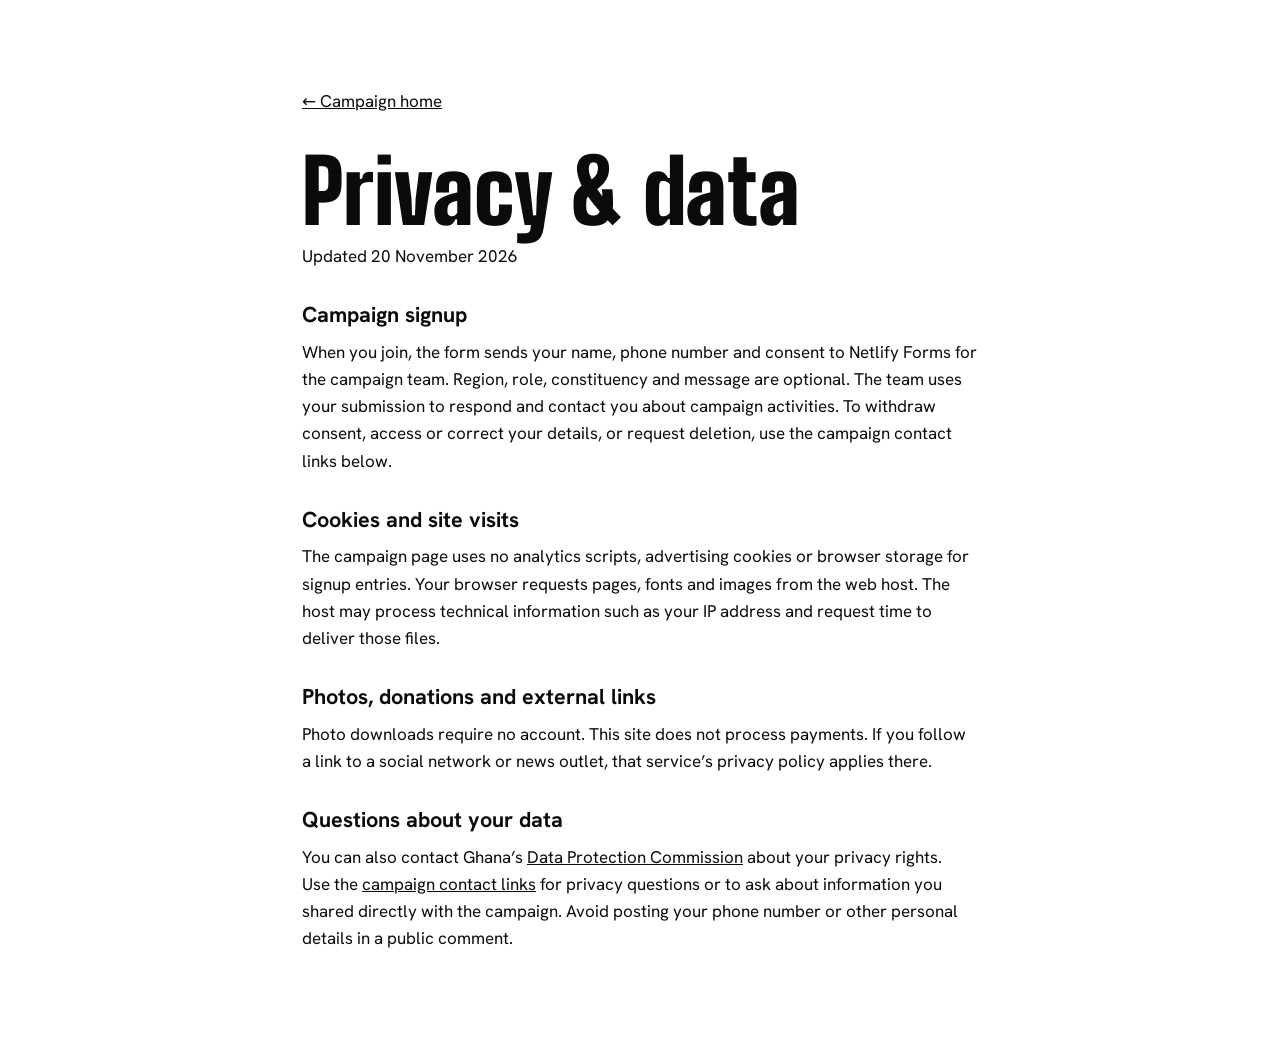
<file: privacy.html>
<!doctype html>
<html lang="en">
<head>
  <meta charset="utf-8" />
  <meta name="viewport" content="width=device-width, initial-scale=1" />
  <title>Privacy &amp; data | Edwin Nii Lantey Vanderpuye</title>
  <meta name="description" content="How the campaign handles signup details, contact consent, website visits and requests to withdraw or delete your information." />
  <link rel="icon" href="/favicon.ico" />
  <link rel="stylesheet" href="/assets/index-BBf6ueGo.css" />
  <link rel="stylesheet" href="/assets/campaign.css" />
</head>
<body>
  <main class="privacy-page">
    <a href="/">← Campaign home</a>
    <h1>Privacy &amp; data</h1>
    <p>Updated <time datetime="2026-11-20">20 November 2026</time></p>
    <h2>Campaign signup</h2>
    <p>When you join, the form sends your name, phone number and consent to Netlify Forms for the campaign team. Region, role, constituency and message are optional. The team uses your submission to respond and contact you about campaign activities. To withdraw consent, access or correct your details, or request deletion, use the campaign contact links below.</p>
    <h2>Cookies and site visits</h2>
    <p>The campaign page uses no analytics scripts, advertising cookies or browser storage for signup entries. Your browser requests pages, fonts and images from the web host. The host may process technical information such as your IP address and request time to deliver those files.</p>
    <h2>Photos, donations and external links</h2>
    <p>Photo downloads require no account. This site does not process payments. If you follow a link to a social network or news outlet, that service’s privacy policy applies there.</p>
    <h2>Questions about your data</h2>
    <p>You can also contact Ghana’s <a href="https://dpc.gov.gh/for-individuals/">Data Protection Commission</a> about your privacy rights.</p>
    <p>Use the <a href="/#join">campaign contact links</a> for privacy questions or to ask about information you shared directly with the campaign. Avoid posting your phone number or other personal details in a public comment.</p>
  </main>
</body>
</html>
</file>
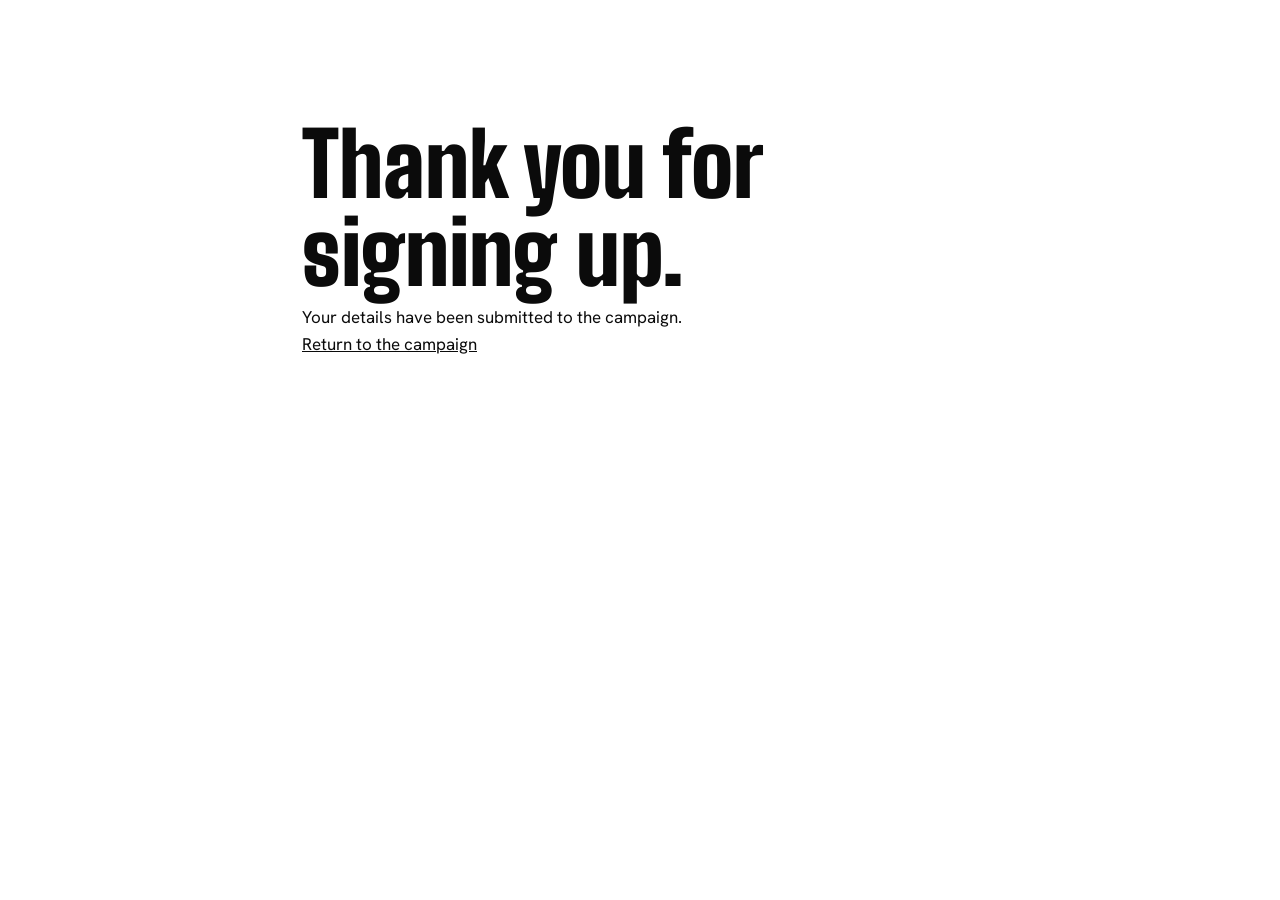
<file: thanks.html>
<!doctype html>
<html lang="en">
<head>
  <meta charset="utf-8" />
  <meta name="viewport" content="width=device-width, initial-scale=1" />
  <meta name="robots" content="noindex" />
  <title>Thank you | Campaign signup</title>
  <link rel="stylesheet" href="/assets/index-BBf6ueGo.css" />
  <link rel="stylesheet" href="/assets/campaign.css" />
</head>
<body>
  <main class="privacy-page">
    <h1>Thank you for signing up.</h1>
    <p>Your details have been submitted to the campaign.</p>
    <a href="/">Return to the campaign</a>
  </main>
</body>
</html>
</file>
<file: assets/index-BBf6ueGo.css>
@font-face{font-family:Big Shoulders Display;font-style:normal;font-display:swap;font-weight:700;src:url(/assets/big-shoulders-display-latin-700-normal-KM2fueoL.woff2) format("woff2"),url(/assets/big-shoulders-display-latin-700-normal-CMi6UoP4.woff) format("woff")}@font-face{font-family:Big Shoulders Display;font-style:normal;font-display:swap;font-weight:900;src:url(/assets/big-shoulders-display-latin-900-normal-CW8trzgu.woff2) format("woff2"),url(/assets/big-shoulders-display-latin-900-normal-DMT-1gsg.woff) format("woff")}@font-face{font-family:"Instrument Serif";font-style:normal;font-display:swap;font-weight:400;src:url(/assets/instrument-serif-latin-400-normal-DnYpCC2O.woff2) format("woff2"),url(/assets/instrument-serif-latin-400-normal-BVbkICAY.woff) format("woff")}@font-face{font-family:"Instrument Serif";font-style:italic;font-display:swap;font-weight:400;src:url(/assets/instrument-serif-latin-400-italic-DKMiL14s.woff2) format("woff2"),url(/assets/instrument-serif-latin-400-italic-u__WvvIK.woff) format("woff")}@font-face{font-family:IBM Plex Mono;font-style:normal;font-display:swap;font-weight:400;src:url(/assets/ibm-plex-mono-latin-400-normal-DMJ8VG8y.woff2) format("woff2"),url(/assets/ibm-plex-mono-latin-400-normal-CvHOgSBP.woff) format("woff")}@font-face{font-family:IBM Plex Mono;font-style:normal;font-display:swap;font-weight:500;src:url(/assets/ibm-plex-mono-latin-500-normal-DSY6xOcd.woff2) format("woff2"),url(/assets/ibm-plex-mono-latin-500-normal-CB9ihrfo.woff) format("woff")}@font-face{font-family:Hanken Grotesk Variable;font-style:normal;font-display:swap;font-weight:100 900;src:url(/assets/hanken-grotesk-cyrillic-ext-wght-normal-D_UHSL_T.woff2) format("woff2-variations");unicode-range:U+0460-052F,U+1C80-1C8A,U+20B4,U+2DE0-2DFF,U+A640-A69F,U+FE2E-FE2F}@font-face{font-family:Hanken Grotesk Variable;font-style:normal;font-display:swap;font-weight:100 900;src:url(/assets/hanken-grotesk-vietnamese-wght-normal-CHiFlh_0.woff2) format("woff2-variations");unicode-range:U+0102-0103,U+0110-0111,U+0128-0129,U+0168-0169,U+01A0-01A1,U+01AF-01B0,U+0300-0301,U+0303-0304,U+0308-0309,U+0323,U+0329,U+1EA0-1EF9,U+20AB}@font-face{font-family:Hanken Grotesk Variable;font-style:normal;font-display:swap;font-weight:100 900;src:url(/assets/hanken-grotesk-latin-ext-wght-normal-Dg-wlmqe.woff2) format("woff2-variations");unicode-range:U+0100-02BA,U+02BD-02C5,U+02C7-02CC,U+02CE-02D7,U+02DD-02FF,U+0304,U+0308,U+0329,U+1D00-1DBF,U+1E00-1E9F,U+1EF2-1EFF,U+2020,U+20A0-20AB,U+20AD-20C0,U+2113,U+2C60-2C7F,U+A720-A7FF}@font-face{font-family:Hanken Grotesk Variable;font-style:normal;font-display:swap;font-weight:100 900;src:url(/assets/hanken-grotesk-latin-wght-normal-CaVRRdDk.woff2) format("woff2-variations");unicode-range:U+0000-00FF,U+0131,U+0152-0153,U+02BB-02BC,U+02C6,U+02DA,U+02DC,U+0304,U+0308,U+0329,U+2000-206F,U+20AC,U+2122,U+2191,U+2193,U+2212,U+2215,U+FEFF,U+FFFD}@font-face{font-family:Archivo Variable;font-style:normal;font-display:swap;font-weight:100 900;font-stretch:62% 125%;src:url(/assets/archivo-vietnamese-wdth-normal-rJmnGBSt.woff2) format("woff2-variations");unicode-range:U+0102-0103,U+0110-0111,U+0128-0129,U+0168-0169,U+01A0-01A1,U+01AF-01B0,U+0300-0301,U+0303-0304,U+0308-0309,U+0323,U+0329,U+1EA0-1EF9,U+20AB}@font-face{font-family:Archivo Variable;font-style:normal;font-display:swap;font-weight:100 900;font-stretch:62% 125%;src:url(/assets/archivo-latin-ext-wdth-normal-7khWdh9v.woff2) format("woff2-variations");unicode-range:U+0100-02BA,U+02BD-02C5,U+02C7-02CC,U+02CE-02D7,U+02DD-02FF,U+0304,U+0308,U+0329,U+1D00-1DBF,U+1E00-1E9F,U+1EF2-1EFF,U+2020,U+20A0-20AB,U+20AD-20C0,U+2113,U+2C60-2C7F,U+A720-A7FF}@font-face{font-family:Archivo Variable;font-style:normal;font-display:swap;font-weight:100 900;font-stretch:62% 125%;src:url(/assets/archivo-latin-wdth-normal-DY7AcnAa.woff2) format("woff2-variations");unicode-range:U+0000-00FF,U+0131,U+0152-0153,U+02BB-02BC,U+02C6,U+02DA,U+02DC,U+0304,U+0308,U+0329,U+2000-206F,U+20AC,U+2122,U+2191,U+2193,U+2212,U+2215,U+FEFF,U+FFFD}@font-face{font-family:Archivo Variable;font-style:italic;font-display:swap;font-weight:100 900;font-stretch:62% 125%;src:url(/assets/archivo-vietnamese-wdth-italic-DS6JCx7O.woff2) format("woff2-variations");unicode-range:U+0102-0103,U+0110-0111,U+0128-0129,U+0168-0169,U+01A0-01A1,U+01AF-01B0,U+0300-0301,U+0303-0304,U+0308-0309,U+0323,U+0329,U+1EA0-1EF9,U+20AB}@font-face{font-family:Archivo Variable;font-style:italic;font-display:swap;font-weight:100 900;font-stretch:62% 125%;src:url(/assets/archivo-latin-ext-wdth-italic-Cq9u_6Zz.woff2) format("woff2-variations");unicode-range:U+0100-02BA,U+02BD-02C5,U+02C7-02CC,U+02CE-02D7,U+02DD-02FF,U+0304,U+0308,U+0329,U+1D00-1DBF,U+1E00-1E9F,U+1EF2-1EFF,U+2020,U+20A0-20AB,U+20AD-20C0,U+2113,U+2C60-2C7F,U+A720-A7FF}@font-face{font-family:Archivo Variable;font-style:italic;font-display:swap;font-weight:100 900;font-stretch:62% 125%;src:url(/assets/archivo-latin-wdth-italic-BuvkOFDm.woff2) format("woff2-variations");unicode-range:U+0000-00FF,U+0131,U+0152-0153,U+02BB-02BC,U+02C6,U+02DA,U+02DC,U+0304,U+0308,U+0329,U+2000-206F,U+20AC,U+2122,U+2191,U+2193,U+2212,U+2215,U+FEFF,U+FFFD}:root{--paper:#FFFFFF;--paper-2:#F3F4F2;--ink:#0B0B0B;--ink-2:#2B2B2B;--white:#FFFFFF;--red:#CF0921;--red-deep:#A8071B;--green:#016436;--green-2:#006B3D;--green-deep:#014A28;--muted:#6F6A60;--display:"Big Shoulders Display", "Arial Narrow", sans-serif;--serif:"Instrument Serif", Georgia, serif;--brand:"Archivo Variable", "Archivo", sans-serif;--mono:"IBM Plex Mono", ui-monospace, monospace;--sans:"Hanken Grotesk Variable", system-ui, sans-serif;--pad:clamp(18px, 3.2vw, 48px)}*{box-sizing:border-box;margin:0;padding:0}html{-webkit-text-size-adjust:100%}html.lenis,html.lenis body{height:auto}.lenis.lenis-smooth{scroll-behavior:auto!important}body{background:var(--paper);color:var(--ink);font-family:var(--sans);font-size:17px;line-height:1.5;-webkit-font-smoothing:antialiased;overflow-x:hidden}img{display:block;max-width:100%}a{color:inherit}ol,ul{list-style:none}em{font-family:var(--serif);font-style:italic;font-weight:400}.mono{font-family:var(--mono);font-size:12px;letter-spacing:.06em;text-transform:uppercase}.red{color:var(--red)}.ink{color:var(--ink)}.dim{opacity:.55}.ph{font-style:normal;background:repeating-linear-gradient(-45deg,rgba(207,9,33,.1) 0 5px,transparent 5px 10px);outline:1px dashed color-mix(in srgb,currentColor 45%,transparent);outline-offset:1px;padding:0 .35em;border-radius:2px}.grain{position:fixed;top:0;right:0;bottom:0;left:0;pointer-events:none;z-index:100;opacity:.03;mix-blend-mode:multiply;background-image:url("data:image/svg+xml,%3Csvg xmlns='http://www.w3.org/2000/svg' width='160' height='160'%3E%3Cfilter id='n'%3E%3CfeTurbulence type='fractalNoise' baseFrequency='.9' numOctaves='2' stitchTiles='stitch'/%3E%3C/filter%3E%3Crect width='100%25' height='100%25' filter='url(%23n)'/%3E%3C/svg%3E")}.dot{display:inline-block;width:8px;height:8px;border-radius:50%;background:var(--red);box-shadow:0 0 #cf092199;animation:pulse 1.8s infinite}@keyframes pulse{70%{box-shadow:0 0 0 8px #cf092100}to{box-shadow:0 0 #cf092100}}.bar{position:fixed;top:0;left:0;right:0;z-index:50;display:flex;align-items:center;gap:28px;padding:14px var(--pad);color:var(--ink);transition:background .4s,color .4s,transform .5s}.bar.scrolled{background:color-mix(in srgb,var(--paper) 88%,transparent);-webkit-backdrop-filter:blur(8px);backdrop-filter:blur(8px);border-bottom:1px solid rgba(16,16,14,.12)}.bar.hide{transform:translateY(-100%)}.brand{display:flex;align-items:center;gap:10px;text-decoration:none;font-family:var(--display);font-weight:900;font-size:24px;text-transform:uppercase;letter-spacing:.01em}.wm{display:flex;flex-direction:column;font-family:var(--brand);text-transform:uppercase;line-height:.9;color:var(--ink)}.wm-1{font-weight:800;font-size:12.5px;letter-spacing:.015em;font-stretch:108%}.wm-2{font-weight:900;font-style:italic;font-size:19px;letter-spacing:-.005em;font-stretch:110%}.brand-lion{width:44px;height:44px;display:block;flex:none;margin:-4px 0}.brand-sep{width:1px;height:30px;background:#0b0b0b2e;flex:none}.brand-ndc{width:34px;height:30px;flex:none}.nav{display:flex;gap:26px;margin-left:auto}.nav a{font-family:var(--mono);font-size:12px;letter-spacing:.08em;text-transform:uppercase;text-decoration:none;position:relative}.nav a:after{content:"";position:absolute;left:0;right:100%;bottom:-4px;height:1px;background:currentColor;transition:right .35s cubic-bezier(.6,0,.2,1)}.nav a:hover:after{right:0}.bar-live{display:flex;align-items:center;gap:8px}.bar-live [data-days]{font-weight:500}.btn-join{white-space:nowrap;font-family:var(--mono);font-size:12px;letter-spacing:.08em;text-transform:uppercase;text-decoration:none;background:var(--ink);color:var(--paper);padding:11px 16px;border-radius:999px;transition:background .3s}.btn-join:hover{background:var(--red)}.hero{position:relative;min-height:max(100svh,760px);padding:0 var(--pad);overflow:hidden;background:#fff}.hero-meta{position:absolute;top:76px;left:var(--pad);right:var(--pad);display:flex;justify-content:space-between;border-top:1px solid var(--ink);padding-top:10px;z-index:3}.hero-name{position:relative;z-index:1;padding-top:108px;font-family:var(--display);font-weight:900;text-transform:uppercase;line-height:.8;letter-spacing:-.005em;font-size:clamp(64px,19.2vw,330px);color:var(--ink)}.hero-name .line{display:block;overflow:hidden;padding-bottom:.02em}.hero-name .in{display:block;white-space:nowrap}.hero-name .l2 .in{color:var(--red)}.hero-figure{position:absolute;z-index:2;bottom:0;left:49%;width:min(36vw,620px);transform-origin:bottom center}.hero-figure img{width:100%;height:auto;filter:contrast(1.04) saturate(.96)}.hero-slogan{position:absolute;z-index:3;left:var(--pad);bottom:44px;width:min(36vw,520px)}.kicker{margin-bottom:14px}.slogan{font-family:var(--brand);font-weight:800;font-size:clamp(34px,3.9vw,64px);line-height:.98;letter-spacing:-.025em;color:var(--red)}.slogan span{display:inline-block}.hero-lede{margin-top:18px;max-width:40ch;font-size:17px;color:var(--ink-2)}.scoreboard{position:absolute;z-index:3;right:var(--pad);bottom:44px;background:var(--ink);color:var(--paper);width:330px;border-radius:4px;overflow:hidden;box-shadow:0 30px 60px -30px #00000080}.sb-head,.sb-foot{display:flex;justify-content:space-between;align-items:center;padding:10px 14px;font-size:11px}.sb-head{background:var(--red)}.sb-head .dot{background:#fff;margin-right:6px;vertical-align:1px}.sb-cells{display:grid;grid-template-columns:repeat(4,1fr);border-top:1px solid rgba(255,255,255,.08)}.sb-cells div{padding:12px 0 10px;text-align:center;border-right:1px solid rgba(255,255,255,.1)}.sb-cells div:last-child{border-right:0}.sb-cells b{display:block;font-family:var(--display);font-weight:900;font-size:46px;line-height:1;font-variant-numeric:tabular-nums}.sb-cells span{font-size:10px;opacity:.6}.sb-foot{border-top:1px solid rgba(255,255,255,.1);opacity:.85}.hero-scroll{position:absolute;z-index:3;left:50%;bottom:16px;transform:translate(-50%);text-decoration:none;opacity:.6;display:none}.ticker{background:var(--red);color:#fff;overflow:hidden;white-space:nowrap;border-block:1px solid var(--ink)}.ticker-track{display:inline-flex;gap:28px;align-items:center;padding:14px 0;animation:tick 60s linear infinite;font-family:var(--display);font-weight:700;text-transform:uppercase;font-size:22px;letter-spacing:.02em}.ticker-track i{font-style:normal;opacity:.7;font-size:14px}@keyframes tick{to{transform:translate(-50%)}}.thesis{background:var(--ink);color:var(--paper);padding:clamp(90px,14vw,200px) var(--pad);display:grid;grid-template-columns:1fr 3fr;gap:40px 6vw;position:relative}.thesis-label{display:flex;gap:16px;align-items:flex-start;border-top:1px solid rgba(255,255,255,.25);padding-top:12px;height:max-content}.thesis-label span:first-child{color:var(--red)}.thesis-quote p{font-family:var(--serif);font-size:clamp(40px,5.6vw,92px);line-height:1.02;letter-spacing:-.01em}.thesis-quote p .w{opacity:.16;transition:none}.thesis-quote footer{margin-top:32px;opacity:.6}.thesis-aside{grid-column:2;display:grid;grid-template-columns:minmax(0,46ch) auto;justify-content:space-between;align-items:end;gap:30px;border-top:1px solid rgba(255,255,255,.25);padding-top:24px;margin-top:20px}.thesis-aside p{font-size:19px;color:#fffc}.thesis-aside em{color:var(--paper);font-size:1.12em}.link-arrow{text-decoration:none;color:var(--paper);border-bottom:1px solid var(--red);padding-bottom:4px;white-space:nowrap}.act{position:relative;display:grid;grid-template-columns:minmax(0,5fr) minmax(0,7fr);gap:4vw;padding:clamp(80px,10vw,150px) var(--pad);min-height:100svh;overflow:hidden}.act-1{background:var(--paper)}.act-2{background:var(--green);color:var(--paper)}.act-3{background:var(--red);color:#fff}.act-side{position:sticky;top:90px;align-self:start}.act-cap{margin-top:28px;padding-top:12px;border-top:1px solid currentColor;max-width:280px;opacity:.75}.act-num{font-family:var(--serif);font-size:clamp(160px,26vw,440px);line-height:.75;letter-spacing:-.04em;opacity:.95}.act-1 .act-num{color:var(--red)}.act-2 .act-num{color:var(--white)}.act-3 .act-num{color:var(--ink)}.act-body{max-width:760px}.act-k{display:flex;justify-content:space-between;border-top:1px solid currentColor;padding-top:10px;opacity:.85}.act-title{font-family:var(--display);font-weight:900;text-transform:uppercase;font-size:clamp(84px,13vw,220px);line-height:.82;margin:28px 0 24px;letter-spacing:-.01em}.act-2{color:var(--white)}.act-lede{font-family:var(--serif);font-size:clamp(26px,2.6vw,40px);line-height:1.12;max-width:24ch}.act-q{margin:44px 0 40px;padding-left:22px;border-left:3px solid currentColor;font-size:19px;line-height:1.45;max-width:52ch}.act-1 .act-q{border-color:var(--red)}.act-q cite{display:block;margin-top:10px;font-style:normal;opacity:.65}.act-list li{display:grid;grid-template-columns:56px 1fr;padding:18px 0;border-top:1px solid color-mix(in srgb,currentColor 30%,transparent);font-size:19px;font-weight:500}.act-list li:last-child{border-bottom:1px solid color-mix(in srgb,currentColor 30%,transparent)}.act-list li>.mono{padding-top:4px;opacity:.6}.act-3 .ph{background:repeating-linear-gradient(-45deg,rgba(0,0,0,.12) 0 5px,transparent 5px 10px)}.record{background:var(--paper);position:relative}.record-pin{min-height:100svh;display:flex;flex-direction:column;justify-content:center;padding:110px 0 60px;overflow:hidden}.record-head{padding:0 var(--pad);display:flex;justify-content:space-between;align-items:flex-end;gap:30px;margin-bottom:56px}.record-head h2{font-family:var(--display);font-weight:900;text-transform:uppercase;font-size:clamp(48px,6.6vw,112px);line-height:.88;max-width:12ch;text-align:right}.record-head h2 em{text-transform:none;color:var(--red);font-size:.86em}.record-track{display:flex;gap:0;padding:0 var(--pad);width:max-content;will-change:transform}.rc{position:relative;width:330px;flex:none;padding:22px 26px 30px 0;margin-right:26px;border-top:2px solid var(--ink)}.rc b{display:block;font-family:var(--display);font-weight:900;font-size:112px;line-height:.9;color:transparent;-webkit-text-stroke:1.5px var(--ink);margin-bottom:18px}.rc h3{font-family:var(--display);font-weight:700;text-transform:uppercase;font-size:28px;line-height:1;margin-bottom:10px}.rc p{color:var(--ink-2);max-width:30ch}.rc .tag{display:inline-block;margin-top:12px;font-size:10px;background:var(--paper-2);padding:4px 8px}.rc-big b{color:var(--ink);-webkit-text-stroke:0}.rc-red{border-color:var(--red)}.rc-red b{color:var(--red);-webkit-text-stroke:0}.rc-end{background:var(--ink);color:var(--paper);padding-left:26px;border-color:var(--ink)}.rc-end b{color:var(--paper);-webkit-text-stroke:0}.rc-end p{color:#ffffffb3}.record-progress{margin:56px var(--pad) 0;height:2px;background:#10100e1f}.record-progress i{display:block;height:100%;width:100%;background:var(--red);transform-origin:left;transform:scaleX(0)}.numbers{background:var(--ink);color:var(--paper);display:grid;grid-template-columns:repeat(4,1fr);border-top:1px solid rgba(255,255,255,.1)}.num{padding:56px var(--pad) 48px;border-right:1px solid rgba(255,255,255,.14);border-bottom:1px solid rgba(255,255,255,.14)}.num b{display:block;font-family:var(--display);font-weight:900;font-size:clamp(90px,11vw,180px);line-height:.85;font-variant-numeric:tabular-nums}.num span{display:block;margin-top:18px;max-width:24ch;color:#ffffffb8}.num-wide{grid-column:1/-1;display:grid;grid-template-columns:auto 1fr;align-items:center;gap:5vw;border-right:0}.num-wide b{color:var(--red);font-size:clamp(120px,16vw,260px)}.num-wide span{font-family:var(--serif);font-size:clamp(28px,3.2vw,52px);line-height:1.08;color:var(--paper);max-width:26ch;margin:0}.src{display:block;margin-top:18px;font-size:11px;opacity:.6;text-decoration:none;font-family:var(--mono)}.pull{display:grid;grid-template-columns:4fr 7fr;gap:6vw;padding:clamp(80px,10vw,160px) var(--pad);align-items:center}.pull-photo{position:relative}.pp-panel{position:relative;aspect-ratio:4/5;background:var(--ink);overflow:hidden;display:flex;align-items:flex-end;justify-content:center}.pp-word{position:absolute;top:-.06em;left:-.04em;font-family:var(--display);font-weight:900;text-transform:uppercase;font-size:clamp(160px,22vw,380px);line-height:.8;color:#23231f;letter-spacing:-.02em}.pp-panel img{position:relative;width:88%;height:auto;filter:grayscale(1) contrast(1.12) brightness(1.08)}.pp-panel:after{content:"";position:absolute;left:0;right:0;bottom:0;height:6px;background:var(--red)}.pull-photo figcaption{margin-top:12px;font-size:11px;color:var(--muted);display:flex;justify-content:space-between;gap:10px}.pull-text blockquote p{font-family:var(--serif);font-size:clamp(34px,4vw,66px);line-height:1.04;letter-spacing:-.01em}.pull-text blockquote footer{margin-top:22px;color:var(--muted)}.pull-small{margin-top:40px;padding-top:22px;border-top:1px solid var(--ink);max-width:48ch;font-size:19px}.trail{padding:clamp(80px,10vw,150px) var(--pad);background:var(--paper-2)}.trail-head{display:grid;grid-template-columns:1fr 2fr 1.2fr;gap:30px;align-items:end;margin-bottom:64px}.trail-head h2{font-family:var(--display);font-weight:900;text-transform:uppercase;font-size:clamp(52px,7vw,120px);line-height:.86}.trail-head h2 em{text-transform:none;color:var(--red)}.trail-note{color:var(--ink-2)}.trail-grid{display:grid;grid-template-columns:1.25fr 1fr;gap:6vw}.trail-k{display:flex;justify-content:space-between;border-top:2px solid var(--ink);padding-top:10px;margin-bottom:10px}.trail-k span{color:var(--muted)}.trail-k.second{margin-top:56px}.trail-list{columns:2;column-gap:40px;counter-reset:c}.trail-list li{break-inside:avoid;display:flex;gap:16px;align-items:baseline;padding:12px 0;border-bottom:1px solid rgba(16,16,14,.14);font-family:var(--display);font-weight:700;text-transform:uppercase;font-size:clamp(24px,2.3vw,36px);line-height:1}.trail-list li:before{counter-increment:c;content:counter(c,decimal-leading-zero);font-family:var(--mono);font-size:11px;color:var(--red);font-weight:500}.dots{display:grid;grid-template-columns:repeat(12,1fr);gap:8px;margin:22px 0 18px}.dots i{aspect-ratio:1;border-radius:50%;border:1.5px solid var(--ink)}.dots i{animation:visit 4.6s infinite;animation-delay:calc(var(--i)*.2s)}@keyframes visit{0%,9%{background:var(--red);border-color:var(--red)}16%,to{background:transparent}}.trail-goal{font-family:var(--serif);font-size:30px;line-height:1.1;max-width:22ch}.stops li{display:grid;grid-template-columns:90px 1fr;gap:16px;padding:14px 0;border-bottom:1px solid rgba(16,16,14,.14);font-size:15px;color:var(--ink-2)}.stops .ph{justify-self:start}.voices{background:var(--green-deep);color:var(--paper);padding:clamp(80px,10vw,150px) var(--pad)}.voices-head{display:flex;justify-content:space-between;align-items:flex-end;margin-bottom:60px;gap:20px}.voices-head h2{font-family:var(--display);font-weight:900;text-transform:uppercase;font-size:clamp(52px,7vw,120px);line-height:.86;text-align:right}.voices-head h2 em{text-transform:none;color:var(--white);opacity:.9}.voices-rail{display:grid;grid-template-columns:repeat(3,1fr);gap:0;border-top:1px solid rgba(255,255,255,.4)}.voice{position:relative;padding:34px 34px 30px 0;display:flex;flex-direction:column;justify-content:space-between;min-height:340px}.voice+.voice{padding-left:34px;border-left:1px solid rgba(255,255,255,.18)}.voice blockquote{font-family:var(--serif);font-size:clamp(26px,2.4vw,36px);line-height:1.12;margin:26px 0 40px}.voice blockquote:before{content:"“";display:block;font-size:2.4em;line-height:.6;color:var(--red);margin-bottom:6px}.voice blockquote .ph{background:none;outline:none;padding:0;font-style:italic;color:#ffffff80}.voice figcaption{display:flex;gap:16px;align-items:center}.v-dot{flex:none;width:58px;height:58px;border-radius:50%;border:1px dashed rgba(255,255,255,.5);display:grid;place-items:center;font-size:9px;opacity:.7}.v-who{display:flex;flex-direction:column;gap:6px;align-items:flex-start;font-size:11px}.v-who .ph{background:repeating-linear-gradient(-45deg,rgba(255,255,255,.14) 0 5px,transparent 5px 10px)}.stamp{align-self:flex-start;border:1.5px solid var(--white);color:var(--white);padding:5px 9px;font-size:10px;transform:rotate(-2deg)}.voices-note{margin-top:28px;opacity:.55;font-size:11px}.press{padding:clamp(80px,10vw,150px) var(--pad)}.press-head{display:flex;justify-content:space-between;align-items:flex-end;margin-bottom:40px}.press-head h2{font-family:var(--display);font-weight:900;text-transform:uppercase;font-size:clamp(52px,7vw,120px);line-height:.86}.press-list{border-top:2px solid var(--ink)}.press-list a{display:grid;grid-template-columns:110px 1fr 200px 40px;gap:20px;align-items:baseline;padding:24px 0;border-bottom:1px solid rgba(16,16,14,.16);text-decoration:none;position:relative;transition:padding .35s cubic-bezier(.6,0,.2,1),color .3s}.p-title{font-family:var(--serif);font-size:clamp(22px,2.2vw,34px);line-height:1.1}.p-out{color:var(--muted)}.p-arrow{font-size:22px;justify-self:end;transition:transform .35s}.press-list a:hover{padding-left:18px;color:var(--red)}.press-list a:hover .p-arrow{transform:translate(4px,-4px)}.press-kit{margin-top:40px;display:grid;grid-template-columns:110px 1fr;gap:20px;color:var(--ink-2)}.join{background:var(--ink);color:var(--paper);padding:clamp(80px,10vw,150px) var(--pad);display:grid;grid-template-columns:5fr 7fr;gap:6vw}.join h2{font-family:var(--display);font-weight:900;text-transform:uppercase;font-size:clamp(56px,7.2vw,124px);line-height:.86;margin:18px 0 26px}.join h2 em{text-transform:none;color:var(--red)}.join-left>p:not(.mono){font-size:19px;color:#ffffffbf;max-width:34ch}.join-meta{margin-top:44px}.join-meta li{display:flex;justify-content:space-between;padding:14px 0;border-top:1px solid rgba(255,255,255,.18)}.join-meta li span:first-child{opacity:.6}.join-form{display:grid;grid-template-columns:1fr 1fr;gap:26px 28px;align-content:start}.f{display:flex;flex-direction:column;gap:8px;border:0}.f.full,.roles{grid-column:1/-1}.f>span,.f legend{opacity:.6}.f em{text-transform:none;font-size:13px}.f input,.f select,.f textarea{font:inherit;font-size:19px;color:var(--paper);background:transparent;border:0;border-bottom:1px solid rgba(255,255,255,.35);padding:10px 0;border-radius:0;outline:none;transition:border-color .3s;width:100%;resize:vertical}.f select{-webkit-appearance:none;-moz-appearance:none;appearance:none;background-image:linear-gradient(45deg,transparent 50%,var(--paper) 50%),linear-gradient(-45deg,transparent 50%,var(--paper) 50%);background-size:6px 6px;background-position:calc(100% - 10px) 55%,calc(100% - 4px) 55%;background-repeat:no-repeat}.f select option{color:var(--ink)}.f input::placeholder,.f textarea::placeholder{color:#ffffff4d}.f input:focus,.f select:focus,.f textarea:focus{border-color:var(--red)}.f.err input,.f.err select{border-color:var(--red)}.roles{display:flex;flex-direction:row;flex-wrap:wrap;gap:10px;align-items:center}.roles legend{width:100%;margin-bottom:10px}.roles label{cursor:pointer;position:relative}.roles input{position:absolute;left:0;top:0;width:1px;height:1px;opacity:0;pointer-events:none}.roles span{display:inline-block;padding:10px 18px;border:1px solid rgba(255,255,255,.35);border-radius:999px;font-size:15px;transition:all .25s}.roles input:checked+span{background:var(--paper);color:var(--ink);border-color:var(--paper)}.roles input:focus-visible+span{outline:2px solid var(--red);outline-offset:2px}.submit{grid-column:1/-1;justify-self:start;display:flex;gap:40px;align-items:center;font-family:var(--display);font-weight:900;text-transform:uppercase;font-size:30px;background:var(--red);color:#fff;border:0;padding:18px 26px;cursor:pointer;transition:background .3s,gap .35s}.submit:hover{background:var(--red-deep);gap:60px}.form-status{grid-column:1/-1;min-height:1em;color:var(--white)}.foot{background:var(--green-deep);color:#fff;padding:60px var(--pad) 30px;overflow:hidden}.foot-mark{font-family:var(--display);font-weight:900;text-transform:uppercase;font-size:17.6vw;line-height:.8;white-space:nowrap;letter-spacing:-.01em;margin-bottom:40px}.foot-mark .red{color:var(--red)}.foot-row{display:flex;justify-content:space-between;gap:20px;flex-wrap:wrap;padding:16px 0;border-top:1px solid rgba(255,255,255,.35)}.foot-row.fine{font-size:13px;opacity:.85}.foot-row.fine p{max-width:60ch}.foot .ph{background:repeating-linear-gradient(-45deg,rgba(255,255,255,.12) 0 5px,transparent 5px 10px)}.launch-chip{display:inline-flex;align-items:stretch;gap:0;text-decoration:none;margin-bottom:18px;box-shadow:0 10px 24px -16px #00000080}.lc{display:flex;align-items:center;padding:8px 11px;font-family:var(--display);font-weight:900;text-transform:uppercase;font-size:15px;letter-spacing:.02em;color:#fff;line-height:1}.lc-r{background:var(--red)}.lc-k{background:var(--ink)}.lc-g{background:var(--green)}.lc-t{display:flex;align-items:center;padding:0 12px;background:#fff;border:1px solid rgba(11,11,11,.14);border-left:0;font-size:10.5px;color:var(--ink)}.launch-chip:hover .lc-t{color:var(--red)}.launch{position:relative;overflow:hidden;background:radial-gradient(90% 120% at 85% 0%,#0B7A45 0%,var(--green) 38%,var(--green-deep) 100%);color:#fff;padding:clamp(90px,11vw,170px) var(--pad);display:grid;grid-template-columns:minmax(0,7fr) minmax(0,5fr);gap:5vw;align-items:end}.launch-lion{position:absolute;right:-7vw;top:-6vw;width:min(52vw,820px);height:auto;opacity:.07;pointer-events:none}.launch-main,.launch-side{position:relative;z-index:1}.launch-k{display:flex;align-items:center;gap:12px;flex-wrap:wrap;margin-bottom:26px;color:#fffc}.lk-dot{width:8px;height:8px;border-radius:50%;background:var(--red);box-shadow:0 0 0 3px #ffffff26}.launch-in{border:1px solid rgba(255,255,255,.4);padding:3px 8px;border-radius:999px}.launch-in:empty{display:none}.launch-h{line-height:.8}.outline{display:block;font-family:var(--display);font-weight:700;text-transform:uppercase;font-size:clamp(60px,8.4vw,150px);color:transparent;-webkit-text-stroke:1.4px #7EE2A8;letter-spacing:.05em;line-height:.9;margin-bottom:.06em}.tall{display:block;font-family:var(--display);font-weight:900;font-size:clamp(96px,13.6vw,250px);letter-spacing:-.01em;line-height:.8;color:#fff}.chips{display:flex;flex-wrap:wrap;align-items:center;gap:10px;margin-top:44px}.chip{display:inline-flex;flex-direction:column;justify-content:center;padding:12px 18px;min-height:76px;font-family:var(--display);text-transform:uppercase;line-height:.92;box-shadow:0 18px 30px -20px #0009}.chip b{font-weight:900;font-size:34px;letter-spacing:.01em}.chip small{font-family:var(--display);font-weight:700;font-size:19px;letter-spacing:.03em}.chip-r{background:var(--red)}.chip-k{background:var(--ink);flex-direction:row;align-items:center;gap:10px}.chip-k svg{width:30px;height:30px;color:#f39c12;flex:none}.chip-k span{display:flex;flex-direction:column}.chip-g{width:76px;height:76px;padding:0;align-items:center;border-radius:50%;background:var(--green-deep);border:2px solid rgba(255,255,255,.85)}.chip-g b{font-size:26px}.launch-side{display:grid;grid-template-columns:minmax(0,220px) minmax(0,1fr);gap:28px;align-items:end}.launch-poster img{width:100%;height:auto;box-shadow:0 30px 60px -30px #000000b3;outline:1px solid rgba(255,255,255,.15)}.launch-poster.slot figcaption{position:static;background:none;padding:0;margin-top:10px;font-size:10px;color:#ffffffa6}.launch-poster a{color:#fff}.launch-copy p{font-size:18px;line-height:1.45;color:#ffffffe0}.launch-tbc{margin-top:14px;font-size:14px!important}.launch-tbc .ph{background:repeating-linear-gradient(-45deg,rgba(255,255,255,.12) 0 5px,transparent 5px 10px)}.btn-cal{display:inline-flex;gap:14px;align-items:center;margin-top:22px;background:#fff;color:var(--green-deep);text-decoration:none;padding:13px 18px;border-radius:999px;transition:background .3s,color .3s}.btn-cal:hover{background:var(--red);color:#fff}.c-photos{display:grid;grid-template-columns:1fr 1fr 1.5fr;gap:8px;margin:6px 0 8px}.c-photos .slot{aspect-ratio:3/4}.c-photos .slot:last-child{aspect-ratio:auto}.slot{position:relative;overflow:hidden;background:var(--paper-2);margin:0}.slot img{width:100%;height:100%;object-fit:cover;display:block;transition:transform 1.2s cubic-bezier(.2,.7,.2,1)}.slot:hover img{transform:scale(1.04)}.slot figcaption{position:absolute;left:10px;bottom:10px;background:var(--ink);color:#fff;font-size:10px;padding:4px 8px}.diary li{display:grid;grid-template-columns:64px 1fr auto;gap:14px;align-items:baseline;padding:13px 0;border-bottom:1px solid rgba(11,11,11,.12)}.diary time{color:var(--red);font-weight:500}.diary b{font-family:var(--display);font-weight:700;text-transform:uppercase;font-size:21px;line-height:1.05}.d-tag{font-size:10px;color:var(--muted)}.diary .now .d-tag{background:var(--red);color:#fff;padding:3px 7px}.diary .key{background:var(--green);color:#fff;margin:4px -12px;padding:14px 12px;border-bottom:0}.diary .key time,.diary .key .d-tag{color:#fff}.diary .tbc{color:var(--muted)}.dispatch{margin-top:100px;display:grid;grid-template-columns:minmax(0,5fr) minmax(0,7fr);gap:5vw;align-items:start;border-top:2px solid var(--ink);padding-top:30px}.dispatch-k{display:flex;gap:6px;margin-bottom:22px}.chip-mini{padding:5px 8px;color:#fff;font-size:10px}.chip-mini.r{background:var(--red)}.chip-mini.k{background:var(--ink)}.chip-mini.g{background:var(--green)}.dispatch-h{font-family:var(--display);font-weight:900;text-transform:uppercase;font-size:clamp(46px,5vw,84px);line-height:.86;margin-bottom:28px}.dispatch-h span{color:var(--red);font-weight:700}.dispatch blockquote p{font-family:var(--serif);font-size:clamp(20px,1.65vw,26px);line-height:1.28;margin-bottom:.75em;color:var(--ink-2)}.dispatch mark{background:none;color:var(--green-2);font-style:italic}.dispatch blockquote footer{margin-top:18px;font-size:11px;color:var(--muted)}.mosaic{display:grid;grid-template-columns:repeat(6,1fr);grid-auto-rows:minmax(0,7.2vw);gap:8px}.m-a{grid-column:span 4;grid-row:span 3}.m-b{grid-column:span 2;grid-row:span 3}.m-c,.m-d,.m-e{grid-column:span 2;grid-row:span 2}.join h2 .jh-1{display:block;font-family:var(--serif);font-weight:400;font-style:italic;text-transform:none;color:var(--paper);font-size:.62em;line-height:1}.join h2 .jh-2{display:block;font-family:var(--brand);font-weight:900;font-style:italic;letter-spacing:-.035em;color:#fff;font-size:.78em;line-height:.95}.xpost{border-left:3px solid var(--red);padding-left:20px;margin:0 0 26px}.xpost p{font-family:var(--serif);font-size:24px;line-height:1.25;color:#fff}.xpost footer{margin-top:10px;font-size:11px;opacity:.65}.xpost a{color:#fff}.gh-flag{display:inline-block;width:1.15em;height:.78em;vertical-align:-.06em;background:linear-gradient(#ce1126 0,#ce1126 33.3%,#fcd116 33.3%,#fcd116 66.6%,#006b3f 66.6%);position:relative;margin:0 .1em}.gh-flag i{position:absolute;left:50%;top:50%;width:.36em;height:.36em;transform:translate(-50%,-50%);background:#000;clip-path:polygon(50% 0,61% 35%,98% 35%,68% 57%,79% 91%,50% 70%,21% 91%,32% 57%,2% 35%,39% 35%)}.inline-lion{display:inline-block;width:1.05em;height:1.05em;vertical-align:-.18em;margin:0 .05em}.socials{margin-top:34px;border-top:1px solid rgba(255,255,255,.18)}.socials a{display:grid;grid-template-columns:90px 1fr auto;gap:12px;align-items:baseline;padding:14px 0;border-bottom:1px solid rgba(255,255,255,.18);text-decoration:none;transition:color .3s,padding .3s}.socials a span.mono{opacity:.6}.socials b{font-weight:500}.socials a:hover{color:var(--red);padding-left:8px}.foot-brand{display:flex;align-items:center;gap:16px;flex-wrap:wrap}.foot-brand .wm{color:#fff}.foot-brand .wm-1{font-size:15px}.foot-brand .wm-2{font-size:24px}.foot-brand .brand-sep{background:#ffffff4d;height:44px}.fb-lion{width:64px;height:64px}.fb-ndc{width:52px;height:46px}.fb-slogan{font-family:var(--brand);font-weight:800;font-size:15px;line-height:1;letter-spacing:-.01em;color:#fff;margin-left:6px}.foot-social{display:flex;gap:18px}.foot-social a{text-decoration:none;border-bottom:1px solid rgba(255,255,255,.4)}.foot-social a:hover{border-color:#fff}.foot-row{align-items:center}.rv{will-change:transform,opacity}.sm-only{display:none}@media (max-width:1100px){.nav{display:none}.scoreboard{width:290px}.sb-cells b{font-size:38px}}@media (max-width:900px){body{font-size:16px}.bar{gap:14px;padding:12px var(--pad)}.bar-live{margin-left:auto}.sm-only{display:inline}.lg-only{display:none}.btn-join{padding:9px 12px;font-size:11px}.hide-sm{display:none}.hero{min-height:auto;padding-bottom:34px;display:flex;flex-direction:column;background:linear-gradient(180deg,#FFFFFF 0%,var(--paper) 70%)}.hero-meta{position:static;order:0;margin-top:68px;font-size:10px;flex-direction:column;gap:2px}.hero-name{order:1;padding-top:12px;font-size:18.6vw;line-height:.8;letter-spacing:-.01em}.hero-figure{order:2;position:relative;left:auto;bottom:auto;z-index:2;width:90vw;height:100vw;margin:-5vw calc(var(--pad) * -1) 0 auto;overflow:hidden}.hero-figure img{width:100%;height:auto}.scoreboard{order:3;position:relative;right:auto;bottom:auto;width:100%;margin-top:-16vw;z-index:3;border-radius:2px}.sb-cells b{font-size:11vw}.hero-slogan{order:4;position:relative;left:auto;bottom:auto;width:auto;margin-top:24px;padding:0;background:none;box-shadow:none}.slogan span{display:block}.hero-lede{font-size:16px;margin-top:16px;max-width:none}.ticker-track{font-size:18px;padding:11px 0}.thesis{grid-template-columns:1fr}.thesis-aside{grid-column:1;grid-template-columns:1fr}.act{grid-template-columns:1fr;min-height:auto;gap:0}.act-side{position:relative;top:0;margin-bottom:24px}.act-num{font-size:44vw}.act-cap{margin-top:14px}.act-q,.act-list li{font-size:17px}.record-pin{min-height:auto;padding:90px 0 60px}.record-head{flex-direction:column;align-items:flex-start}.record-head h2{text-align:left}.record-track{flex-direction:column;width:auto}.rc{width:auto;margin-right:0;display:grid;grid-template-columns:110px 1fr;column-gap:18px;padding:18px 0 22px}.rc b{font-size:56px;grid-row:span 3;margin:0}.rc h3{font-size:24px}.rc-end{padding:18px}.record-progress{display:none}.numbers{grid-template-columns:1fr 1fr}.num{padding:36px var(--pad)}.num-wide{grid-template-columns:1fr;gap:10px}.pull{grid-template-columns:1fr;gap:40px}.trail-head{grid-template-columns:1fr;gap:16px}.trail-grid{grid-template-columns:1fr;gap:60px}.trail-list{columns:1}.trail-k{flex-wrap:wrap;gap:4px 12px}.voices-head{flex-direction:column;align-items:flex-start}.voices-head h2{text-align:left}.voices-rail{grid-template-columns:1fr}.voice,.voice+.voice{padding:30px 0;border-left:0;border-bottom:1px solid rgba(255,255,255,.18);min-height:0}.press-head{margin-bottom:24px;flex-direction:column;align-items:flex-start;gap:14px}.press-list a{grid-template-columns:1fr 30px;gap:6px 12px;padding:20px 0}.p-date{grid-row:1;grid-column:1}.p-title,.p-out{grid-column:1}.p-arrow{grid-row:1/span 3;grid-column:2;align-self:center}.press-kit{grid-template-columns:1fr;gap:6px}.join{grid-template-columns:1fr;gap:50px}.join-form{grid-template-columns:1fr}.submit{font-size:24px;width:100%;justify-content:space-between}}@media (max-width:1100px){.launch{grid-template-columns:1fr;gap:56px}.launch-side{grid-template-columns:200px 1fr}.dispatch{grid-template-columns:1fr;gap:40px}.mosaic{grid-auto-rows:minmax(0,12vw)}}@media (max-width:900px){.brand-sep,.brand-ndc{display:none}.wm-1{font-size:10.5px}.wm-2{font-size:16px}.brand-lion{width:38px;height:38px}.bar{gap:10px}.launch-chip{margin-bottom:14px}.lc{font-size:13px;padding:7px 9px}.lc-t{display:none}.slogan{font-size:12.4vw;line-height:.95}.launch-lion{width:110vw;right:-30vw;top:-10vw;opacity:.06}.outline{font-size:17vw}.tall{font-size:23vw}.chips{margin-top:30px}.chip{min-height:64px;padding:10px 14px}.chip b{font-size:26px}.chip small{font-size:15px}.chip-g{width:64px;height:64px}.chip-g b{font-size:21px}.launch-side{grid-template-columns:1fr;gap:28px}.launch-poster{width:62%}.launch-copy p{font-size:16px}.c-photos{grid-template-columns:1fr 1fr}.c-photos .slot:last-child{grid-column:1/-1;aspect-ratio:3/2}.diary li{grid-template-columns:56px 1fr;row-gap:4px}.diary .d-tag{grid-column:2;justify-self:start}.diary b{font-size:19px}.mosaic{grid-template-columns:repeat(2,1fr);grid-auto-rows:auto}.mosaic .slot{grid-column:span 1;grid-row:auto;aspect-ratio:3/2}.mosaic .m-a{grid-column:1/-1}.mosaic .m-b{aspect-ratio:3/4;grid-row:span 2}.xpost p{font-size:20px}.socials a{grid-template-columns:76px 1fr auto}.socials b{font-size:14px;word-break:break-all}.foot-brand .brand-sep{display:none}}@media (max-width:380px){.bar{gap:10px}.brand{font-size:21px}.bar-live .dim{display:none}}@media (prefers-reduced-motion:reduce){.ticker-track,.dot{animation:none}}.frac{display:flex!important;align-items:baseline}.frac i{font-style:normal;font-weight:700;margin:0 .02em;opacity:.9}.launch-poster.slot{background:none;overflow:visible}.launch-poster.slot:hover img{transform:none}
</file>
<file: assets/campaign.css>
.bar .brand-ndc { display: block; width: 46px; height: 41px; }
.nav { gap: clamp(14px, 1.5vw, 26px); }
.nav a, .nav summary { font: 600 15px var(--mono); letter-spacing: .04em; white-space: nowrap; }
.nav { align-items: center; }
.agenda-menu { position: relative; }
.agenda-menu summary { cursor: pointer; text-transform: uppercase; }
.agenda-links { position: absolute; top: calc(100% + 10px); left: 0; min-width: max-content; display: grid; gap: 14px; padding: 16px; color: var(--ink); background: var(--paper); border: 1px solid currentColor; }
.hero .hero-figure { z-index: 2; mix-blend-mode: normal; }
.hero .hero-name { z-index: 1; }
main > section:not(.launch), .act { position: relative; isolation: isolate; }
main > section:not(.launch, .acts)::before, .act::before {
  content: "";
  position: absolute;
  inset: 0;
  z-index: -1;
  background: url("/img/lion-white.webp") right top / min(62vw, 700px) auto no-repeat;
  opacity: .16;
  filter: brightness(0);
  pointer-events: none;
}
.act-2::before, main > :is(.join, .donate-panel)::before { filter: none; }
.act-portrait { display: block; width: min(100%, 340px); height: auto; }
main > :is(.record, .numbers, .trail, .press, .join, .donate-panel)::after {
  content: "";
  position: absolute;
  inset: 0;
  z-index: -1;
  background: url("/img/nii-campaign.webp") right bottom / min(36vw, 300px) auto no-repeat;
  opacity: .6;
  pointer-events: none;
}
.record-head #record-h { font-size: clamp(32px, 5.5vw, 90px); max-width: 21ch; }
.thesis-profile { align-self: start; }
.thesis-profile h2 { margin: 0 0 16px; font-size: 14px; }
.thesis-profile img { display: block; width: min(100%, 270px); height: auto; background: var(--green-deep); }
@media (max-width: 900px) {
  main .thesis { padding-block: 56px; row-gap: 24px; }
  .thesis-profile img { width: 100%; height: clamp(130px, 39vw, 210px); object-fit: contain; object-position: 20% bottom; background: url("/img/lion-white.webp") 85% center / auto 70% no-repeat, var(--green-deep); }
  .thesis .thesis-quote p { font-size: clamp(32px, 8vw, 54px); line-height: 1.09; }
  .thesis .thesis-aside { margin-top: 0; }
}
.rc-end time { display: block; font: 900 clamp(24px, 3vw, 44px)/1 var(--display); margin-bottom: 12px; }
.launch .launch-side { grid-template-columns: minmax(0, 1.2fr) minmax(0, 1fr); }
@media (max-width: 900px) {
  .launch .launch-side { grid-template-columns: 1fr; }
  .launch .launch-poster { width: min(82%, 360px); }
  .act-portrait { width: min(62vw, 260px); }
}
.photo-downloads { margin-top: 56px; scroll-margin-top: 120px; }
.photo-downloads h3 { font-family: var(--display); font-size: clamp(32px, 5vw, 64px); text-transform: uppercase; }
.photo-downloads p { margin: 8px 0 16px; }
.photo-links { list-style: none; padding: 0; display: grid; grid-template-columns: repeat(auto-fit, minmax(min(100%, 270px), 1fr)); gap: 8px 24px; }
.photo-links { gap: 24px; }
.photo-card { border-bottom: 1px solid currentColor; padding-bottom: 12px; }
.photo-preview { display: block; background: var(--ink); }
.photo-preview img { display: block; width: 100%; aspect-ratio: 4 / 3; object-fit: contain; }
.photo-card p { margin: 10px 0 4px; font-weight: 600; }
.photo-save { display: inline-flex; align-items: center; gap: 8px; min-height: 44px; text-underline-offset: .22em; }
.donate-panel { padding: clamp(56px, 9vw, 120px) var(--pad); background: var(--green-deep); color: white; scroll-margin-top: 120px; }
.donate-panel h2 { font: 900 clamp(48px, 8vw, 104px)/1 var(--display); text-transform: uppercase; margin: 12px 0; }
.join-form :is(input, textarea)::placeholder { color: #ffffffa6; }
@media (901px <= width <= 1100px) {
  .hero .hero-meta { top: 128px; }
  .hero .hero-name { padding-top: 164px; }
}
@media (max-width: 1100px) {
  .bar { flex-wrap: wrap; row-gap: 4px; }
  .bar .nav { display: flex; order: 1; width: 100%; margin: 0; justify-content: space-between; gap: 4px; }
  .bar .nav a, .bar .nav summary { font-size: clamp(12px, 3.4vw, 15px); letter-spacing: 0; padding-block: 14px; min-height: 44px; }
  .bar .agenda-links { top: 100%; gap: 0; padding: 4px 14px; }
  .bar .brand-ndc { width: 38px; height: 34px; }
  main :is(section, article)[id] { scroll-margin-top: 126px; }
}
@media (max-width: 900px) {
  .bar { background: var(--paper); }
  .hero .hero-meta { margin-top: 126px; }
  .hero .hero-name { font-size: 16.6vw; }
  .hero .hero-figure { width: min(88vw, 440px); height: auto; margin: -3vw auto 0; }
  .hero .hero-figure img { display: block; }
  .hero .scoreboard { margin-top: -10px; }
  .hero .lc-t { display: inline-flex; gap: 8px; min-height: 44px; border-left: 1px solid rgba(11,11,11,.14); font-size: 12px; }
  .hero .slogan { font-size: clamp(44px, 11vw, 84px); }
  .launch .outline { font-size: clamp(40px, 16vw, 96px); }
  .launch .tall { font-size: clamp(48px, 17vw, 110px); }
  .launch .launch-poster { width: min(100%, 400px); justify-self: center; }
  .rc-end { grid-template-columns: 1fr; }
  .diary li:has(time[datetime="2026-12-19"]) { grid-template-columns: 1fr; }
  .diary li:has(time[datetime="2026-12-19"]) .d-tag { grid-column: 1; }
  .join-form :is(input, select, textarea) { min-width: 0; font-size: 16px; }
}
@media (max-width: 380px) {
  .bar .bar-live { display: none; }
  .bar .btn-join { margin-left: auto; }
  .rc:not(.rc-end) { grid-template-columns: 77px minmax(0, 1fr); gap: 4px 12px; }
  .rc b { font-size: 44px; }
}
.privacy-page { max-width: 72ch; margin-inline: auto; padding: clamp(32px, 7vw, 88px) 22px; line-height: 1.6; }
.privacy-page h1 { font: 900 clamp(48px, 9vw, 88px)/1 var(--display); margin: 32px 0 8px; }
.privacy-page h2 { font-size: 1.35rem; margin: 28px 0 6px; }
.skip-link { position: fixed; top: 0; left: 1rem; z-index: 200; padding: 12px; background: white; color: black; transform: translateY(-120%); }
.skip-link:focus { transform: none; }
.join-form .roles input:focus-visible + span, .join-form .f :is(input, select, textarea):focus-visible { outline: 3px solid white; outline-offset: 3px; }
.join-form .roles span, .bar .btn-join { min-height: 44px; }
.join .red, .foot .red { color: #ff7382; }
:focus-visible { outline: 3px solid #0574cc; outline-offset: 3px; box-shadow: 0 0 0 3px white; }
.bar { background: var(--paper); }
.thesis-profile img.studio-portrait { object-fit: contain; background: #64635e; }
.pp-panel img.studio-portrait { width: 100%; height: 100%; object-fit: cover; filter: none; }
.pull-photo .pp-panel { background: #fff; }
.launch .launch-lion { opacity: .16; }
/* Match section portraits to the portrait beside the leadership quote. */
main { --section-portrait-width: calc((100vw - var(--pad) * 2 - 6vw) * 4 / 11); }
.thesis-profile { width: var(--section-portrait-width); max-width: 100%; }
.thesis { grid-template-columns: var(--section-portrait-width) minmax(0, 1fr); }
.thesis-profile img, .thesis-profile img.studio-portrait, .act-portrait {
  display: block;
  width: var(--section-portrait-width);
  max-width: 100%;
  height: auto;
  aspect-ratio: 4 / 5;
  object-fit: contain;
  object-position: center bottom;
}
.photo-card-portrait .photo-preview { background: transparent; }
.photo-card-portrait .photo-preview img { height: 220px; aspect-ratio: auto; object-fit: contain; }
@media (max-width: 900px) {
  main { --section-portrait-width: min(100%, 320px); }
  .thesis { grid-template-columns: 1fr; }
  .pull-photo { width: var(--section-portrait-width); }
}
@media (min-width: 901px) and (prefers-reduced-motion: reduce) {
  .record .record-track { width: 100%; overflow-x: auto; padding-bottom: 20px; }
  .record .record-progress { display: none; }
}
@media (prefers-reduced-motion: reduce) {
  .ticker .ticker-track { animation: none; }
  .ticker { overflow-x: auto; }
  *, *::before, *::after { animation-duration: .01ms !important; animation-iteration-count: 1 !important; transition-duration: .01ms !important; scroll-behavior: auto !important; }
}
</file>
